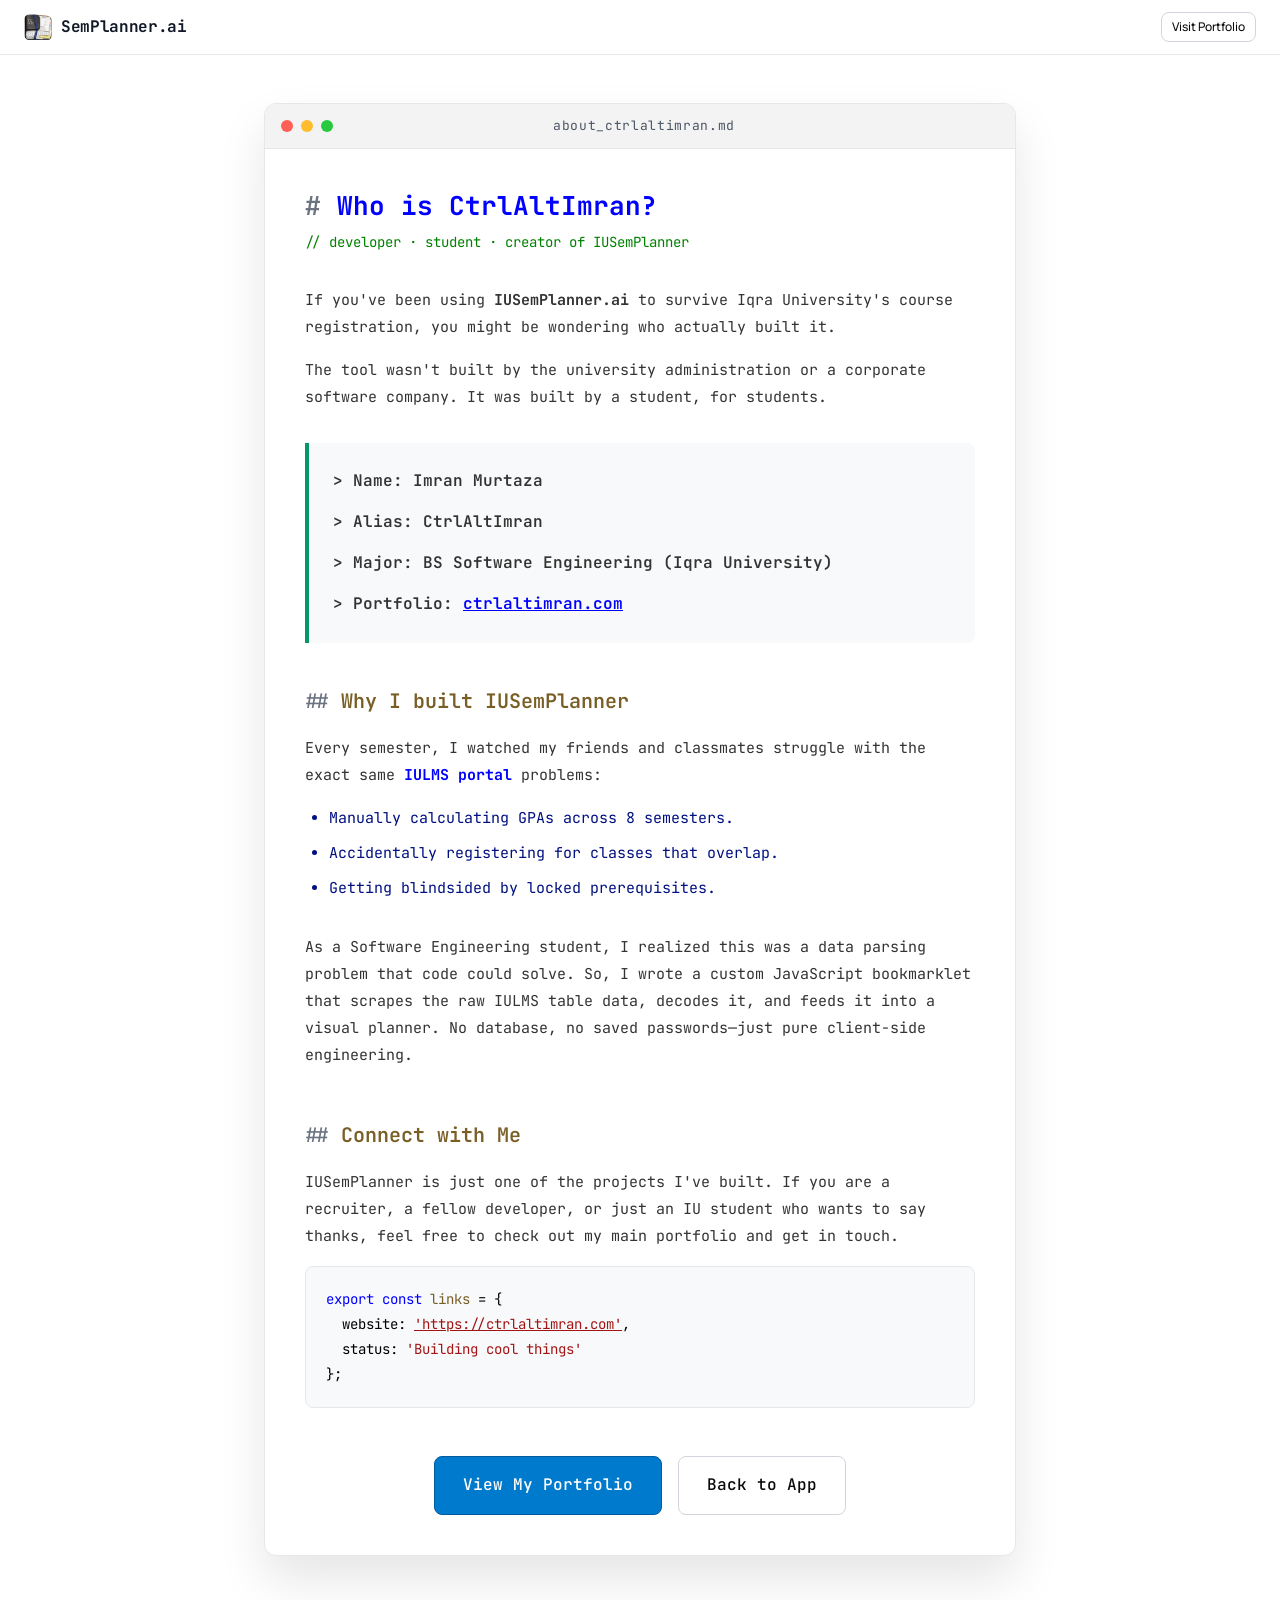
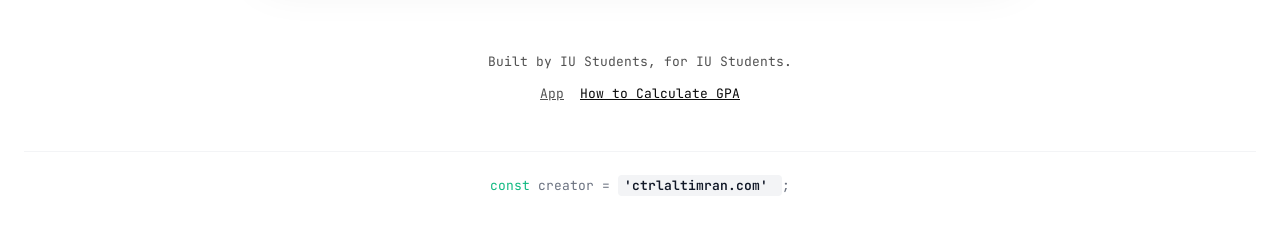
<file: guides/about-ctrlaltimran-iusemplanner.html>
<!DOCTYPE html>
<html lang="en">

<head>
    <meta charset="UTF-8">
    <meta name="viewport" content="width=device-width, initial-scale=1.0">

    <title>Who is CtrlAltImran? The Developer Behind IUSemPlanner</title>
    <meta name="description"
        content="Learn about Imran Murtaza (CtrlAltImran), the Iqra University Software Engineering student who built IUSemPlanner to fix IULMS scheduling.">

    <link rel="icon" type="image/png" href="../media/Gemini_Generated_Image_y428s1y428s1y428-Photoroom (1).png">
    <link rel="stylesheet" href="../styles.css">
    <link
        href="https://fonts.googleapis.com/css2?family=JetBrains+Mono:wght@400;500;600;700&family=Manrope:wght@400;500;600;700;800&display=swap"
        rel="stylesheet">

    <meta property="og:title" content="Who is CtrlAltImran?">
    <meta property="og:description"
        content="Meet Imran Murtaza, the developer who built IUSemPlanner to help Iqra University students manage their IULMS courses.">
    <meta property="og:type" content="profile">
</head>

<body>
    <header class="header">
        <div class="header-inner">
            <a href="../index.html" style="text-decoration: none;" class="brand">
                <img src="../media/main svg now.jpg" class="brand-logo" alt="IU">
                <span class="brand-name">SemPlanner.ai</span>
            </a>
            <div class="header-right">
                <a href="https://ctrlaltimran.com" target="_blank" class="btn btn-secondary btn-sm"
                    style="text-decoration: none;">Visit Portfolio</a>
            </div>
        </div>
    </header>

    <main class="container" style="max-width: 800px; padding-top: 48px; padding-bottom: 48px;">
        <div
            style="background-color: #ffffff; border-radius: 12px; box-shadow: 0 24px 48px rgba(0,0,0,0.1); overflow: hidden; border: 1px solid #e5e7eb;">

            <div
                style="background-color: #f3f3f3; padding: 12px 16px; display: flex; align-items: center; justify-content: space-between; border-bottom: 1px solid #e5e7eb;">
                <div style="display: flex; gap: 8px;">
                    <div style="width: 12px; height: 12px; border-radius: 50%; background-color: #ff5f56;"></div>
                    <div style="width: 12px; height: 12px; border-radius: 50%; background-color: #ffbd2e;"></div>
                    <div style="width: 12px; height: 12px; border-radius: 50%; background-color: #27c93f;"></div>
                </div>
                <div
                    style="color: #4b5563; font-family: 'JetBrains Mono', monospace; font-size: 13px; letter-spacing: 0.05em;">
                    about_ctrlaltimran.md</div>
                <div style="width: 44px;"></div>
            </div>

            <div
                style="padding: 40px; color: #333333; font-family: 'JetBrains Mono', monospace; font-size: 15px; line-height: 1.8;">
                <div style="margin-bottom: 32px;">
                    <h1
                        style="color: #0000ff; font-size: 26px; margin-bottom: 8px; font-weight: 700; line-height: 1.3;">
                        <span style="color: #6b7280;">#</span> Who is CtrlAltImran?
                    </h1>
                    <p style="color: #008000; font-size: 14px;">// developer · student · creator of IUSemPlanner
                    </p>
                </div>

                <p style="margin-bottom: 16px;">If you've been using <strong>IUSemPlanner.ai</strong> to survive Iqra
                    University's course registration, you might be wondering who actually built it.</p>

                <p style="margin-bottom: 32px;">The tool wasn't built by the university administration or a corporate
                    software company. It was built by a student, for students.</p>

                <div
                    style="background-color: #f8f9fa; border-left: 4px solid #059669; padding: 24px; border-radius: 0 8px 8px 0; margin-bottom: 40px; display: flex; flex-direction: column; gap: 12px;">
                    <div style="color: #333333; font-size: 16px; font-weight: 600;">
                        > Name: Imran Murtaza
                    </div>
                    <div style="color: #333333; font-size: 16px; font-weight: 600;">
                        > Alias: CtrlAltImran
                    </div>
                    <div style="color: #333333; font-size: 16px; font-weight: 600;">
                        > Major: BS Software Engineering (Iqra University)
                    </div>
                    <div style="color: #333333; font-size: 16px; font-weight: 600;">
                        > Portfolio: <a href="https://ctrlaltimran.com" target="_blank"
                            style="color: #0000ff; text-decoration: underline;">ctrlaltimran.com</a>
                    </div>
                </div>

                <h2 style="color: #795e26; font-size: 20px; margin-top: 40px; margin-bottom: 16px; font-weight: 600;">
                    <span style="color: #6b7280;">##</span> Why I built IUSemPlanner
                </h2>

                <p style="margin-bottom: 16px;">Every semester, I watched my friends and classmates struggle with the
                    exact same <strong style="color: #0000ff;">IULMS portal</strong> problems:</p>

                <ul style="margin-left: 24px; margin-bottom: 32px; color: #001080;">
                    <li style="margin-bottom: 8px;">Manually calculating GPAs across 8 semesters.</li>
                    <li style="margin-bottom: 8px;">Accidentally registering for classes that overlap.</li>
                    <li>Getting blindsided by locked prerequisites.</li>
                </ul>

                <p style="margin-bottom: 32px;">As a Software Engineering student, I realized this was a data parsing
                    problem that code could solve. So, I wrote a custom JavaScript bookmarklet that scrapes the raw
                    IULMS table data, decodes it, and feeds it into a visual planner. No database, no saved
                    passwords—just pure client-side engineering.</p>

                <h2 style="color: #795e26; font-size: 20px; margin-top: 48px; margin-bottom: 16px; font-weight: 600;">
                    <span style="color: #6b7280;">##</span> Connect with Me
                </h2>
                <p style="margin-bottom: 16px;">IUSemPlanner is just one of the projects I've built. If you are a
                    recruiter, a fellow developer, or just an IU student who wants to say thanks, feel free to check out
                    my main portfolio and get in touch.</p>

                <div
                    style="background-color: #f8f9fa; padding: 20px; border-radius: 8px; font-size: 14px; margin-bottom: 32px; border: 1px solid #e5e7eb; color: #000000; font-family: 'JetBrains Mono', monospace;">
                    <span style="color: #0000ff;">export const</span> <span style="color: #795e26;">links</span> = {<br>
                    &nbsp;&nbsp;website: <a href="https://ctrlaltimran.com"
                        style="color: #a31515;">'https://ctrlaltimran.com'</a>,<br>
                    &nbsp;&nbsp;status: <span style="color: #a31515;">'Building cool things'</span><br>
                    };
                </div>

                <div
                    style="text-align: center; margin-top: 48px; display: flex; gap: 16px; justify-content: center; flex-wrap: wrap;">
                    <a href="https://ctrlaltimran.com" target="_blank" class="btn btn-primary"
                        style="font-size: 16px; padding: 14px 28px; text-decoration: none; background-color: #007acc; color: #ffffff; border: 1px solid #005a9e; transition: background-color 0.2s;">View
                        My Portfolio</a>
                    <a href="../index.html" class="btn btn-secondary"
                        style="font-size: 16px; padding: 14px 28px; text-decoration: none;">Back to App</a>
                </div>
            </div>
        </div>
    </main>

    <footer
        style="text-align: center; padding: 48px 24px; color: var(--text-muted); font-size: 13px; font-family: var(--font-mono);">
        <p>Built by IU Students, for IU Students.</p>
        <div style="margin-top: 12px; display: flex; justify-content: center; gap: 16px;">
            <a href="../index.html" style="color: var(--text-muted);">App</a>
            <a href="calculate-gpa-iulms.html" style="color: var(--text);">How to Calculate GPA</a>
        </div>

        <div
            style="margin-top: 48px; padding-top: 24px; border-top: 1px solid #f3f4f6; text-align: center; font-size: 13px; font-family: 'JetBrains Mono', monospace; color: #6b7280;">
            <span style="color: #10b981;">const</span> creator <span style="color: #6b7280;">=</span>
            <a href="https://ctrlaltimran.com" target="_blank"
                style="color: #111827; text-decoration: none; font-weight: 600; padding: 2px 6px; background-color: #f3f4f6; border-radius: 4px; transition: background-color 0.2s;">
                'ctrlaltimran.com'
            </a>;
        </div>
    </footer>
</body>

</html>
</file>
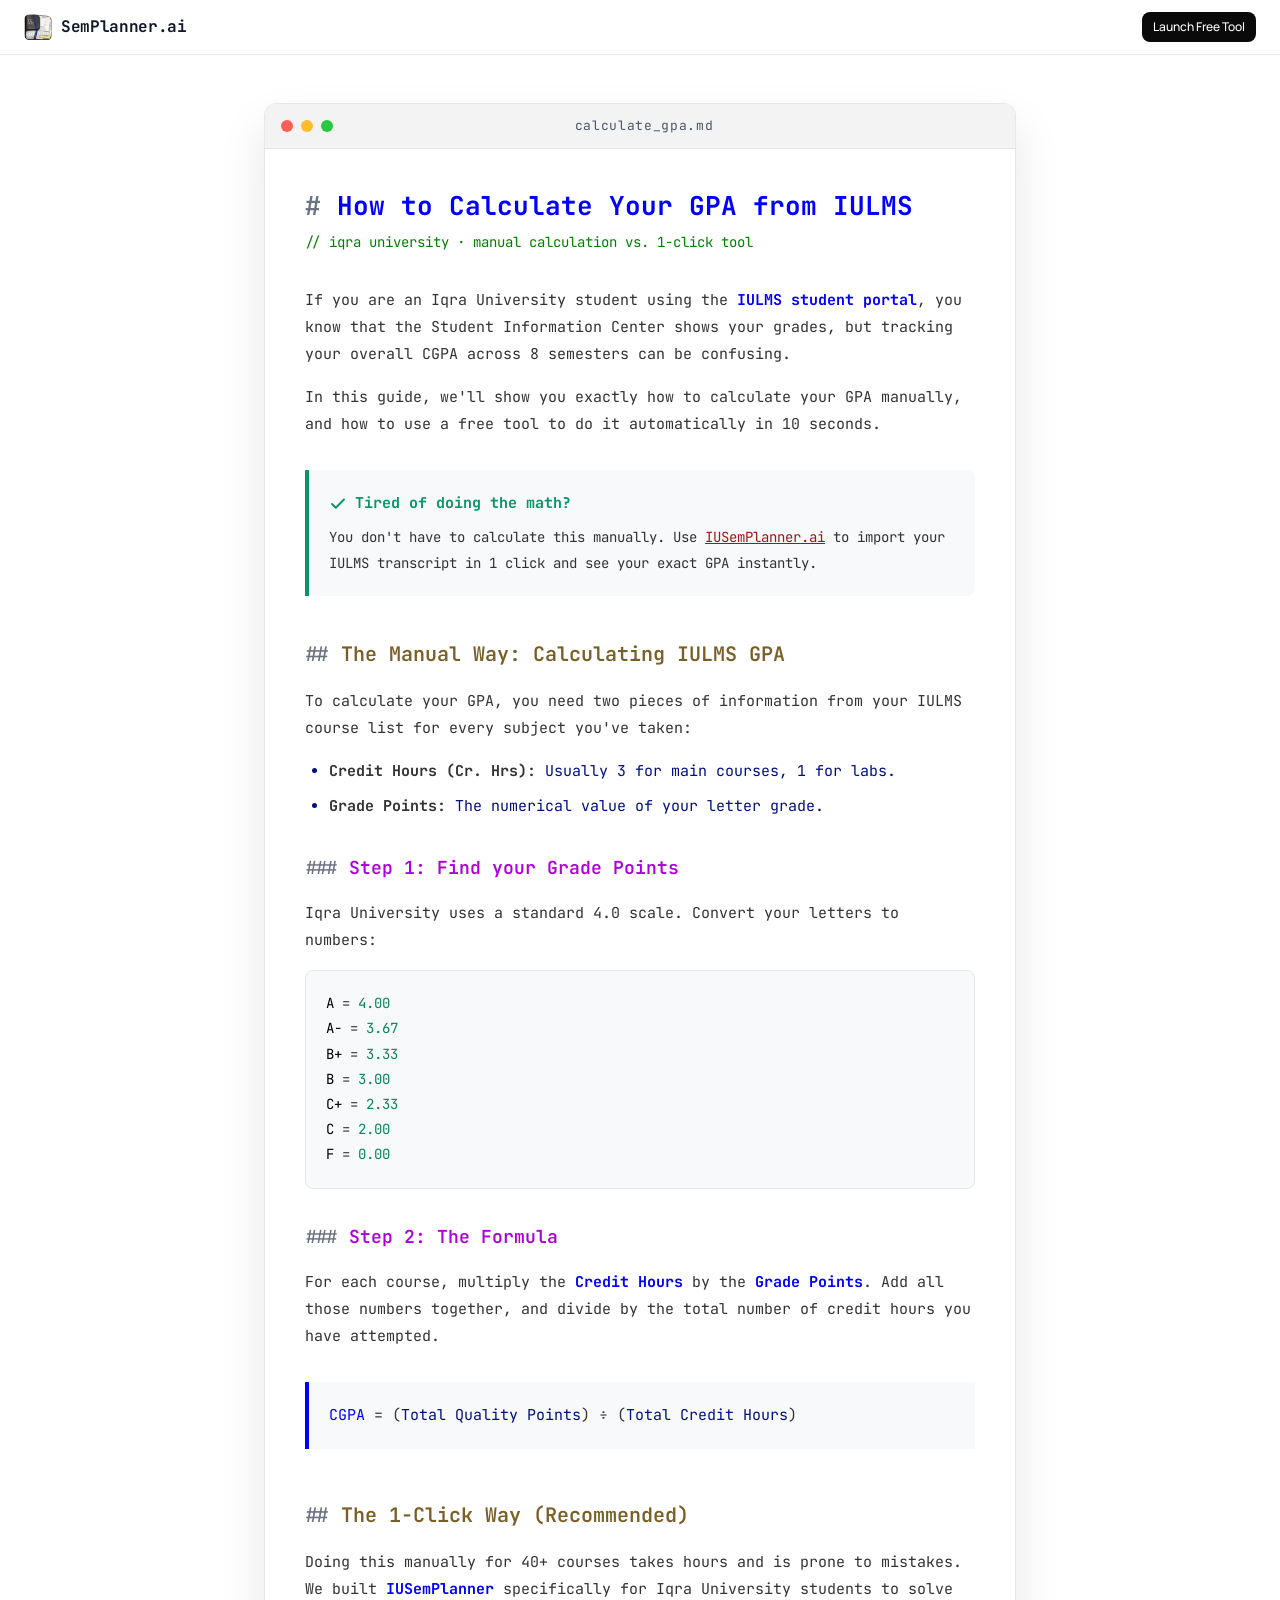
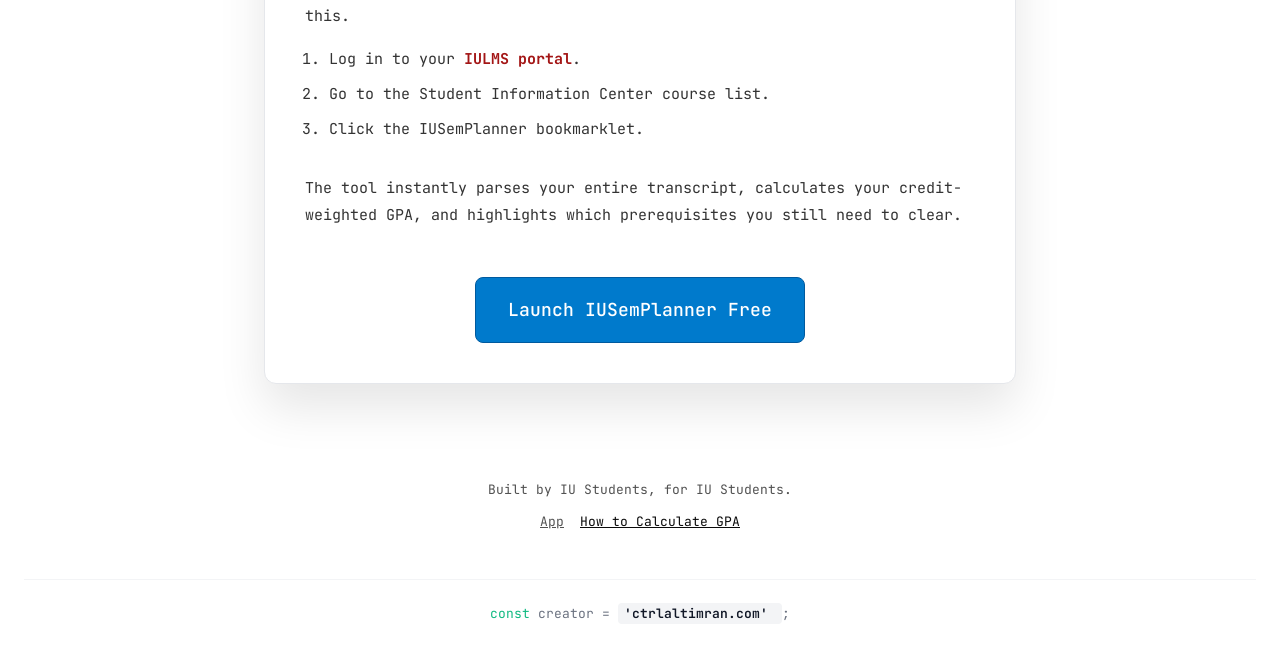
<file: guides/calculate-gpa-iulms.html>
<!DOCTYPE html>
<html lang="en">

<head>
    <meta charset="UTF-8">
    <meta name="viewport" content="width=device-width, initial-scale=1.0">

    <title>How to Calculate GPA from IULMS (Iqra University) | IUSemPlanner</title>
    <meta name="description"
        content="Learn how to manually calculate your CGPA from the IULMS student portal, or use our free 1-click tool to auto-calculate your Iqra University GPA instantly.">

    <link rel="icon" type="image/png" href="../media/Gemini_Generated_Image_y428s1y428s1y428-Photoroom (1).png">
    <link rel="stylesheet" href="../styles.css">
    <link
        href="https://fonts.googleapis.com/css2?family=JetBrains+Mono:wght@400;500;600;700&family=Manrope:wght@400;500;600;700;800&display=swap"
        rel="stylesheet">
    <meta property="og:title" content="How to Calculate GPA from IULMS">
    <meta property="og:description"
        content="Learn how to manually calculate your CGPA, or use our free 1-click tool to auto-calculate your Iqra University GPA instantly.">
    <meta property="og:type" content="article">
</head>

<body>
    <header class="header">
        <div class="header-inner">
            <a href="../index.html" style="text-decoration: none;" class="brand">
                <img src="../media/main svg now.jpg" class="brand-logo" alt="IU">
                <span class="brand-name">SemPlanner.ai</span>
            </a>
            <div class="header-right">
                <a href="../index.html" class="btn btn-primary btn-sm" style="text-decoration: none;">Launch Free
                    Tool</a>
            </div>
        </div>
    </header>

    <main class="container" style="max-width: 800px; padding-top: 48px; padding-bottom: 48px;">
        <div
            style="background-color: #ffffff; border-radius: 12px; box-shadow: 0 24px 48px rgba(0,0,0,0.1); overflow: hidden; border: 1px solid #e5e7eb;">
            <!-- IDE Header -->
            <div
                style="background-color: #f3f3f3; padding: 12px 16px; display: flex; align-items: center; justify-content: space-between; border-bottom: 1px solid #e5e7eb;">
                <div style="display: flex; gap: 8px;">
                    <div style="width: 12px; height: 12px; border-radius: 50%; background-color: #ff5f56;"></div>
                    <div style="width: 12px; height: 12px; border-radius: 50%; background-color: #ffbd2e;"></div>
                    <div style="width: 12px; height: 12px; border-radius: 50%; background-color: #27c93f;"></div>
                </div>
                <div
                    style="color: #4b5563; font-family: 'JetBrains Mono', monospace; font-size: 13px; letter-spacing: 0.05em;">
                    calculate_gpa.md</div>
                <div style="width: 44px;"></div> <!-- Spacer for centering -->
            </div>

            <!-- IDE Content -->
            <div
                style="padding: 40px; color: #333333; font-family: 'JetBrains Mono', monospace; font-size: 15px; line-height: 1.8;">
                <div style="margin-bottom: 32px;">
                    <h1
                        style="color: #0000ff; font-size: 26px; margin-bottom: 8px; font-weight: 700; line-height: 1.3;">
                        <span style="color: #6b7280;">#</span> How to Calculate Your GPA from IULMS
                    </h1>
                    <p style="color: #008000; font-size: 14px;">// iqra university · manual calculation vs. 1-click tool
                    </p>
                </div>

                <p style="margin-bottom: 16px;">If you are an Iqra University student using the <strong
                        style="color: #0000ff;">IULMS student portal</strong>, you know that the
                    Student Information Center shows your grades, but tracking your overall CGPA across 8 semesters can
                    be
                    confusing. </p>

                <p style="margin-bottom: 32px;">In this guide, we'll show you exactly how to calculate your GPA
                    manually, and how to use a free tool to
                    do it automatically in 10 seconds.</p>

                <!-- Alert block converted to code-like terminal output -->
                <div
                    style="background-color: #f8f9fa; border-left: 4px solid #059669; padding: 20px; border-radius: 0 8px 8px 0; margin-bottom: 40px;">
                    <div
                        style="color: #059669; font-weight: bold; margin-bottom: 8px; display: flex; align-items: center; gap: 8px;">
                        <svg viewBox="0 0 24 24" width="18" height="18" fill="none" stroke="currentColor"
                            stroke-width="2.5" stroke-linecap="round" stroke-linejoin="round">
                            <polyline points="20 6 9 17 4 12" />
                        </svg>
                        Tired of doing the math?
                    </div>
                    <div style="color: #333333; font-size: 14px;">
                        You don't have to calculate this manually. Use <a href="../index.html"
                            style="color: #a31515; text-decoration: underline;">IUSemPlanner.ai</a> to import your
                        IULMS transcript in 1 click and see your exact GPA instantly.
                    </div>
                </div>

                <h2 style="color: #795e26; font-size: 20px; margin-top: 40px; margin-bottom: 16px; font-weight: 600;">
                    <span style="color: #6b7280;">##</span> The Manual Way: Calculating IULMS GPA
                </h2>

                <p style="margin-bottom: 16px;">To calculate your GPA, you need two pieces of information from your
                    IULMS course list for every subject
                    you've taken:</p>

                <ul style="margin-left: 24px; margin-bottom: 32px; color: #001080;">
                    <li style="margin-bottom: 8px;"><strong style="color: #333333;">Credit Hours (Cr. Hrs):</strong>
                        Usually 3 for main courses, 1 for labs.</li>
                    <li><strong style="color: #333333;">Grade Points:</strong> The numerical value of your letter grade.
                    </li>
                </ul>

                <h3 style="color: #af00db; font-size: 18px; margin-top: 32px; margin-bottom: 16px; font-weight: 600;">
                    <span style="color: #6b7280;">###</span> Step 1: Find your Grade Points
                </h3>
                <p style="margin-bottom: 16px;">Iqra University uses a standard 4.0 scale. Convert your letters to
                    numbers:</p>

                <div
                    style="background-color: #f8f9fa; padding: 20px; border-radius: 8px; font-size: 14px; margin-bottom: 32px; border: 1px solid #e5e7eb; color: #000000; font-family: 'JetBrains Mono', monospace;">
                    A <span style="color: #333333;">=</span> <span style="color: #098658;">4.00</span><br>
                    A- <span style="color: #333333;">=</span> <span style="color: #098658;">3.67</span><br>
                    B+ <span style="color: #333333;">=</span> <span style="color: #098658;">3.33</span><br>
                    B <span style="color: #333333;">=</span> <span style="color: #098658;">3.00</span><br>
                    C+ <span style="color: #333333;">=</span> <span style="color: #098658;">2.33</span><br>
                    C <span style="color: #333333;">=</span> <span style="color: #098658;">2.00</span><br>
                    F <span style="color: #333333;">=</span> <span style="color: #098658;">0.00</span>
                </div>

                <h3 style="color: #af00db; font-size: 18px; margin-top: 32px; margin-bottom: 16px; font-weight: 600;">
                    <span style="color: #6b7280;">###</span> Step 2: The Formula
                </h3>
                <p style="margin-bottom: 16px;">For each course, multiply the <strong style="color: #0000ff;">Credit
                        Hours</strong> by the <strong style="color: #0000ff;">Grade Points</strong>. Add all
                    those numbers together, and divide by the total number of credit hours you have attempted.</p>

                <p
                    style="background-color: #f8f9fa; padding: 20px; border-left: 4px solid #0000ff; margin: 32px 0; color: #333333;">
                    <span style="color: #0000ff;">CGPA</span> = (<span style="color: #001080;">Total Quality
                        Points</span>) ÷ (<span style="color: #001080;">Total Credit Hours</span>)
                </p>

                <h2 style="color: #795e26; font-size: 20px; margin-top: 48px; margin-bottom: 16px; font-weight: 600;">
                    <span style="color: #6b7280;">##</span> The 1-Click Way (Recommended)
                </h2>
                <p style="margin-bottom: 16px;">Doing this manually for 40+ courses takes hours and is prone to
                    mistakes. We built
                    <strong style="color: #0000ff;">IUSemPlanner</strong> specifically for Iqra University students to
                    solve this.
                </p>

                <ol style="margin-left: 24px; margin-bottom: 32px; color: #333333;">
                    <li style="margin-bottom: 8px;">Log in to your <strong style="color: #a31515;">IULMS
                            portal</strong>.</li>
                    <li style="margin-bottom: 8px;">Go to the Student Information Center course list.</li>
                    <li>Click the IUSemPlanner bookmarklet.</li>
                </ol>

                <p style="margin-bottom: 32px;">The tool instantly parses your entire transcript, calculates your
                    credit-weighted GPA, and highlights
                    which prerequisites you still need to clear.</p>

                <div style="text-align: center; margin-top: 48px;">
                    <a href="../index.html" class="btn btn-primary"
                        style="font-size: 18px; padding: 16px 32px; text-decoration: none; background-color: #007acc; color: #ffffff; border: 1px solid #005a9e; transition: background-color 0.2s;">Launch
                        IUSemPlanner Free</a>
                </div>
            </div>
        </div>
    </main>

    <footer
        style="text-align: center; padding: 48px 24px; color: var(--text-muted); font-size: 13px; font-family: var(--font-mono);">
        <p>Built by IU Students, for IU Students.</p>
        <div style="margin-top: 12px; display: flex; justify-content: center; gap: 16px;">
            <a href="../index.html" style="color: var(--text-muted);">App</a>
            <a href="calculate-gpa-iulms.html" style="color: var(--text);">How to Calculate GPA</a>
        </div>

        <div
            style="margin-top: 48px; padding-top: 24px; border-top: 1px solid #f3f4f6; text-align: center; font-size: 13px; font-family: 'JetBrains Mono', monospace; color: #6b7280;">
            <span style="color: #10b981;">const</span> creator <span style="color: #6b7280;">=</span>
            <a href="https://ctrlaltimran.com" target="_blank"
                style="color: #111827; text-decoration: none; font-weight: 600; padding: 2px 6px; background-color: #f3f4f6; border-radius: 4px; transition: background-color 0.2s;">
                'ctrlaltimran.com'
            </a>;
        </div>
    </footer>
</body>

</html>
</file>
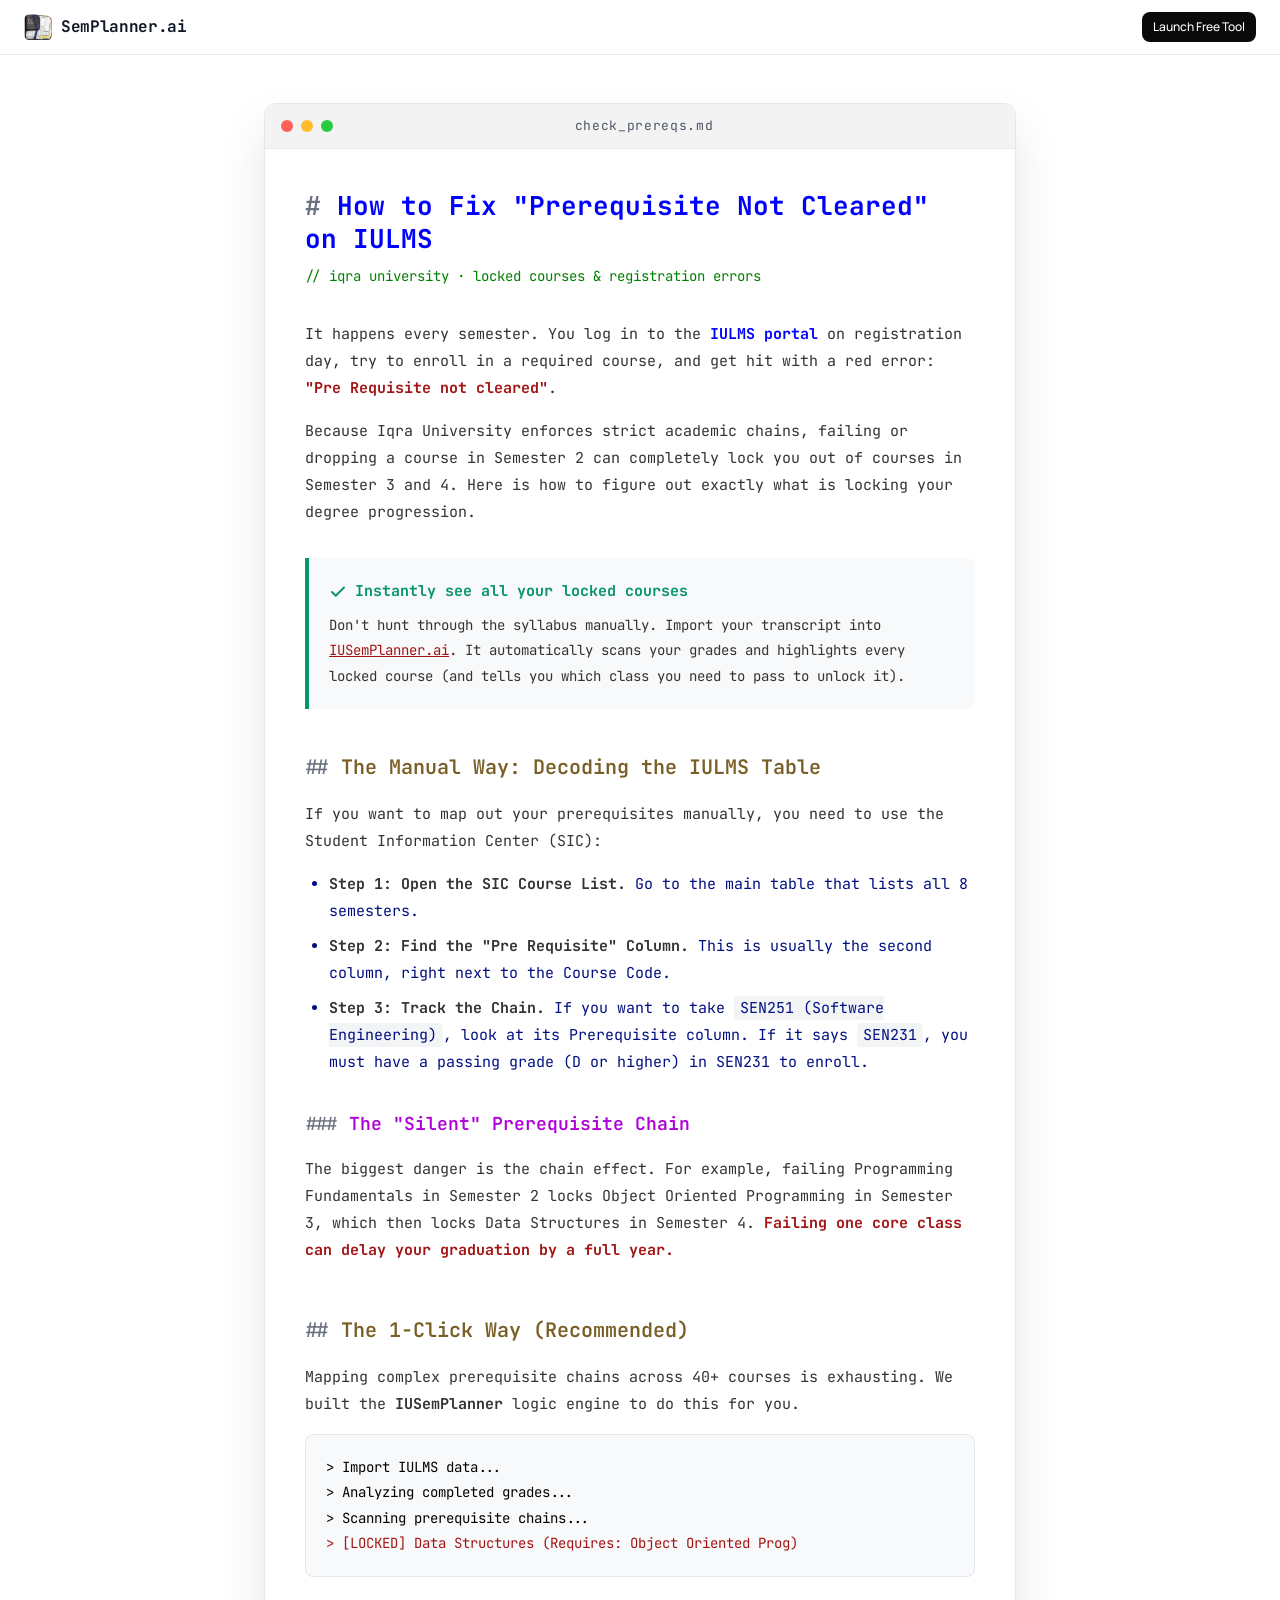
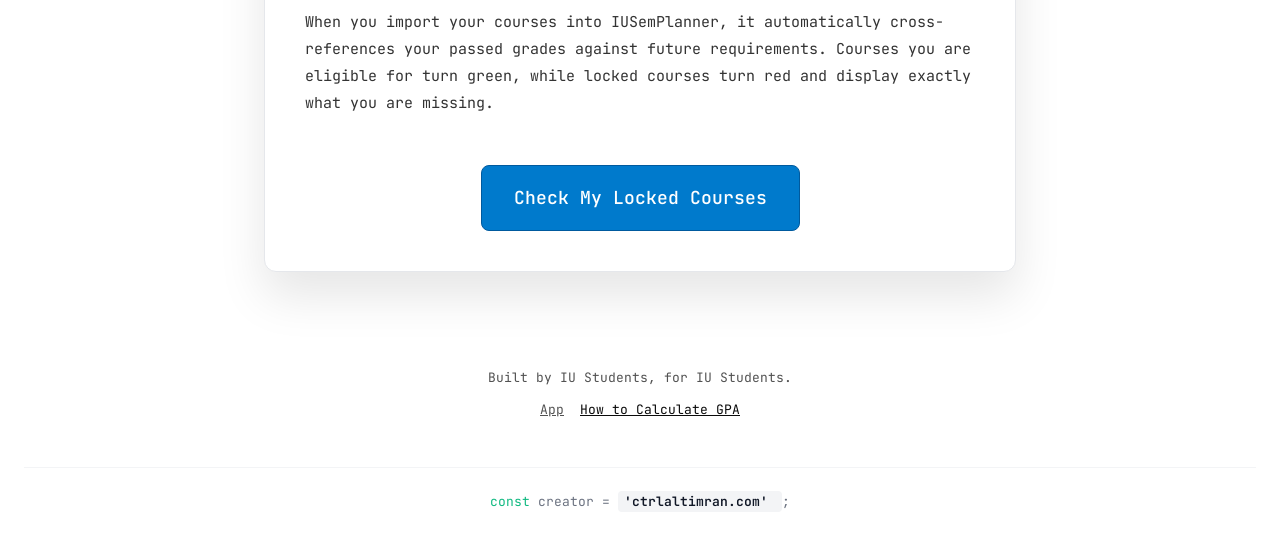
<file: guides/check-prerequisites-iulms.html>
<!DOCTYPE html>
<html lang="en">

<head>
    <meta charset="UTF-8">
    <meta name="viewport" content="width=device-width, initial-scale=1.0">

    <title>How to Check Prerequisites & Locked Courses on IULMS | IUSemPlanner</title>
    <meta name="description"
        content="Fix the 'Prerequisite not cleared' error on IULMS. Learn how to manually check Iqra University course prerequisites or use our free tool to track them automatically.">

    <link rel="icon" type="image/png" href="../media/Gemini_Generated_Image_y428s1y428s1y428-Photoroom (1).png">
    <link rel="stylesheet" href="../styles.css">
    <link
        href="https://fonts.googleapis.com/css2?family=JetBrains+Mono:wght@400;500;600;700&family=Manrope:wght@400;500;600;700;800&display=swap"
        rel="stylesheet">

    <meta property="og:title" content="How to Check Prerequisites on IULMS">
    <meta property="og:description"
        content="Fix the 'Prerequisite not cleared' error. Learn how to manually check Iqra University course prerequisites, or use our free tool to track them automatically.">
    <meta property="og:type" content="article">
</head>

<body>
    <header class="header">
        <div class="header-inner">
            <a href="../index.html" style="text-decoration: none;" class="brand">
                <img src="../media/main svg now.jpg" class="brand-logo" alt="IU">
                <span class="brand-name">SemPlanner.ai</span>
            </a>
            <div class="header-right">
                <a href="../index.html" class="btn btn-primary btn-sm" style="text-decoration: none;">Launch Free
                    Tool</a>
            </div>
        </div>
    </header>

    <main class="container" style="max-width: 800px; padding-top: 48px; padding-bottom: 48px;">
        <div
            style="background-color: #ffffff; border-radius: 12px; box-shadow: 0 24px 48px rgba(0,0,0,0.1); overflow: hidden; border: 1px solid #e5e7eb;">

            <div
                style="background-color: #f3f3f3; padding: 12px 16px; display: flex; align-items: center; justify-content: space-between; border-bottom: 1px solid #e5e7eb;">
                <div style="display: flex; gap: 8px;">
                    <div style="width: 12px; height: 12px; border-radius: 50%; background-color: #ff5f56;"></div>
                    <div style="width: 12px; height: 12px; border-radius: 50%; background-color: #ffbd2e;"></div>
                    <div style="width: 12px; height: 12px; border-radius: 50%; background-color: #27c93f;"></div>
                </div>
                <div
                    style="color: #4b5563; font-family: 'JetBrains Mono', monospace; font-size: 13px; letter-spacing: 0.05em;">
                    check_prereqs.md</div>
                <div style="width: 44px;"></div>
            </div>

            <div
                style="padding: 40px; color: #333333; font-family: 'JetBrains Mono', monospace; font-size: 15px; line-height: 1.8;">
                <div style="margin-bottom: 32px;">
                    <h1
                        style="color: #0000ff; font-size: 26px; margin-bottom: 8px; font-weight: 700; line-height: 1.3;">
                        <span style="color: #6b7280;">#</span> How to Fix "Prerequisite Not Cleared" on IULMS
                    </h1>
                    <p style="color: #008000; font-size: 14px;">// iqra university · locked courses & registration
                        errors
                    </p>
                </div>

                <p style="margin-bottom: 16px;">It happens every semester. You log in to the <strong
                        style="color: #0000ff;">IULMS portal</strong> on registration day, try to enroll in a required
                    course, and get hit with a red error: <strong style="color: #a31515;">"Pre Requisite not
                        cleared"</strong>.</p>

                <p style="margin-bottom: 32px;">Because Iqra University enforces strict academic chains, failing or
                    dropping a course in Semester 2 can completely lock you out of courses in Semester 3 and 4. Here is
                    how to figure out exactly what is locking your degree progression.</p>

                <div
                    style="background-color: #f8f9fa; border-left: 4px solid #059669; padding: 20px; border-radius: 0 8px 8px 0; margin-bottom: 40px;">
                    <div
                        style="color: #059669; font-weight: bold; margin-bottom: 8px; display: flex; align-items: center; gap: 8px;">
                        <svg viewBox="0 0 24 24" width="18" height="18" fill="none" stroke="currentColor"
                            stroke-width="2.5" stroke-linecap="round" stroke-linejoin="round">
                            <polyline points="20 6 9 17 4 12" />
                        </svg>
                        Instantly see all your locked courses
                    </div>
                    <div style="color: #333333; font-size: 14px;">
                        Don't hunt through the syllabus manually. Import your transcript into <a href="../index.html"
                            style="color: #a31515; text-decoration: underline;">IUSemPlanner.ai</a>. It automatically
                        scans your grades and highlights every locked course (and tells you which class you need to pass
                        to unlock it).
                    </div>
                </div>

                <h2 style="color: #795e26; font-size: 20px; margin-top: 40px; margin-bottom: 16px; font-weight: 600;">
                    <span style="color: #6b7280;">##</span> The Manual Way: Decoding the IULMS Table
                </h2>

                <p style="margin-bottom: 16px;">If you want to map out your prerequisites manually, you need to use the
                    Student Information Center (SIC):</p>

                <ul style="margin-left: 24px; margin-bottom: 32px; color: #001080;">
                    <li style="margin-bottom: 8px;"><strong style="color: #333333;">Step 1: Open the SIC Course
                            List.</strong> Go to the main table that lists all 8 semesters.</li>
                    <li style="margin-bottom: 8px;"><strong style="color: #333333;">Step 2: Find the "Pre Requisite"
                            Column.</strong> This is usually the second column, right next to the Course Code.</li>
                    <li><strong style="color: #333333;">Step 3: Track the Chain.</strong> If you want to take <span
                            style="font-family: 'JetBrains Mono', monospace; background: #f3f4f6; padding: 2px 6px; border-radius: 4px;">SEN251
                            (Software Engineering)</span>, look at its Prerequisite column. If it says <span
                            style="font-family: 'JetBrains Mono', monospace; background: #f3f4f6; padding: 2px 6px; border-radius: 4px;">SEN231</span>,
                        you must have a passing grade (D or higher) in SEN231 to enroll.</li>
                </ul>

                <h3 style="color: #af00db; font-size: 18px; margin-top: 32px; margin-bottom: 16px; font-weight: 600;">
                    <span style="color: #6b7280;">###</span> The "Silent" Prerequisite Chain
                </h3>
                <p style="margin-bottom: 32px;">The biggest danger is the chain effect. For example, failing Programming
                    Fundamentals in Semester 2 locks Object Oriented Programming in Semester 3, which then locks Data
                    Structures in Semester 4. <strong style="color: #a31515;">Failing one core class can delay your
                        graduation by a full year.</strong></p>

                <h2 style="color: #795e26; font-size: 20px; margin-top: 48px; margin-bottom: 16px; font-weight: 600;">
                    <span style="color: #6b7280;">##</span> The 1-Click Way (Recommended)
                </h2>
                <p style="margin-bottom: 16px;">Mapping complex prerequisite chains across 40+ courses is exhausting. We
                    built the <strong>IUSemPlanner</strong> logic engine to do this for you.</p>

                <div
                    style="background-color: #f8f9fa; padding: 20px; border-radius: 8px; font-size: 14px; margin-bottom: 32px; border: 1px solid #e5e7eb; color: #000000; font-family: 'JetBrains Mono', monospace;">
                    > Import IULMS data... <br>
                    > Analyzing completed grades... <br>
                    > Scanning prerequisite chains... <br>
                    <span style="color: #a31515;">> [LOCKED] Data Structures (Requires: Object Oriented Prog)</span>
                </div>

                <p style="margin-bottom: 32px;">When you import your courses into IUSemPlanner, it automatically
                    cross-references your passed grades against future requirements. Courses you are eligible for turn
                    green, while locked courses turn red and display exactly what you are missing.</p>

                <div style="text-align: center; margin-top: 48px;">
                    <a href="../index.html" class="btn btn-primary"
                        style="font-size: 18px; padding: 16px 32px; text-decoration: none; background-color: #007acc; color: #ffffff; border: 1px solid #005a9e; transition: background-color 0.2s;">Check
                        My Locked Courses</a>
                </div>
            </div>
        </div>
    </main>

    <footer
        style="text-align: center; padding: 48px 24px; color: var(--text-muted); font-size: 13px; font-family: var(--font-mono);">
        <p>Built by IU Students, for IU Students.</p>
        <div style="margin-top: 12px; display: flex; justify-content: center; gap: 16px;">
            <a href="../index.html" style="color: var(--text-muted);">App</a>
            <a href="calculate-gpa-iulms.html" style="color: var(--text);">How to Calculate GPA</a>
        </div>

        <div
            style="margin-top: 48px; padding-top: 24px; border-top: 1px solid #f3f4f6; text-align: center; font-size: 13px; font-family: 'JetBrains Mono', monospace; color: #6b7280;">
            <span style="color: #10b981;">const</span> creator <span style="color: #6b7280;">=</span>
            <a href="https://ctrlaltimran.com" target="_blank"
                style="color: #111827; text-decoration: none; font-weight: 600; padding: 2px 6px; background-color: #f3f4f6; border-radius: 4px; transition: background-color 0.2s;">
                'ctrlaltimran.com'
            </a>;
        </div>
    </footer>
</body>

</html>
</file>
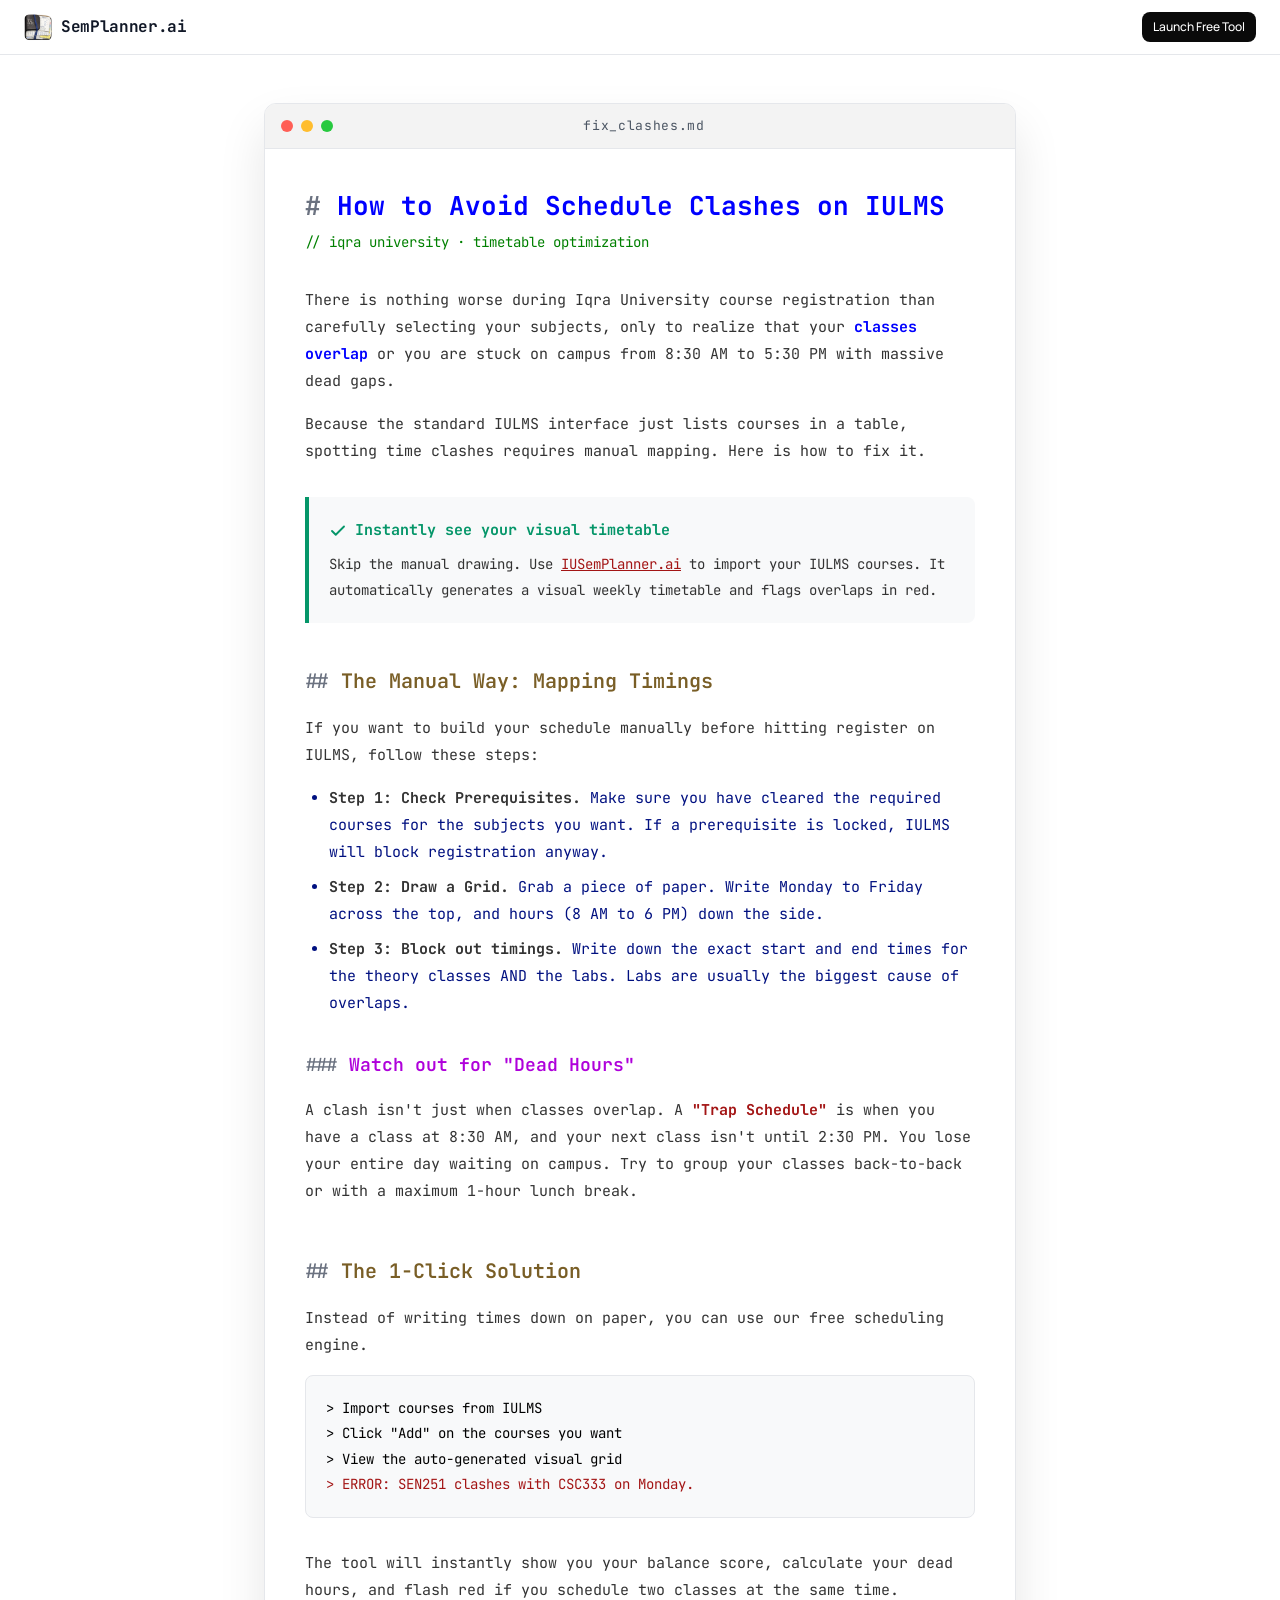
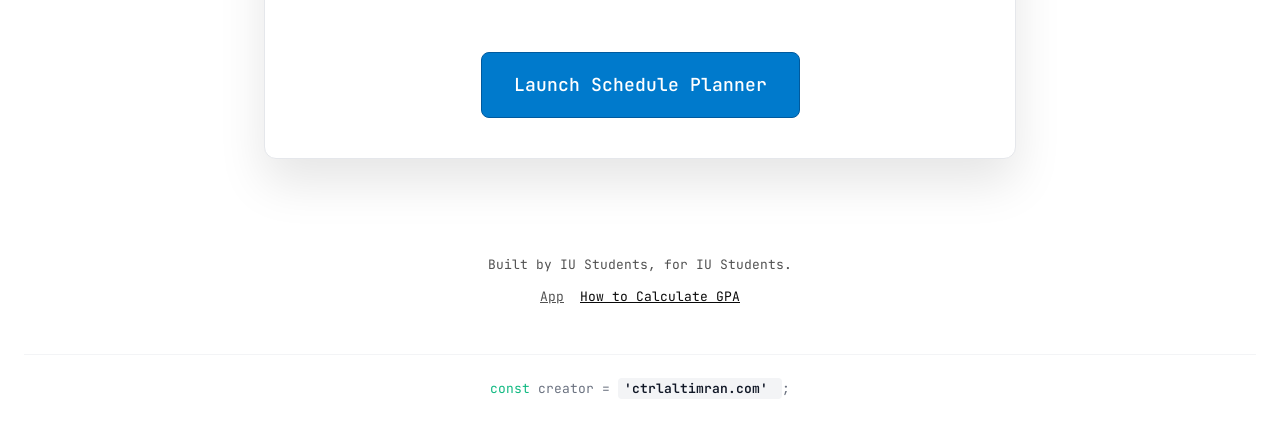
<file: guides/fix-schedule-clash-iulms.html>
<!DOCTYPE html>
<html lang="en">

<head>
    <meta charset="UTF-8">
    <meta name="viewport" content="width=device-width, initial-scale=1.0">

    <title>How to Fix Schedule Clashes on IULMS | IUSemPlanner</title>
    <meta name="description"
        content="Learn how to manually map out your Iqra University timetable to avoid clashes, or use our free tool to automatically detect IULMS schedule conflicts.">

    <link rel="icon" type="image/png" href="../media/Gemini_Generated_Image_y428s1y428s1y428-Photoroom (1).png">
    <link rel="stylesheet" href="../styles.css">
    <link
        href="https://fonts.googleapis.com/css2?family=JetBrains+Mono:wght@400;500;600;700&family=Manrope:wght@400;500;600;700;800&display=swap"
        rel="stylesheet">

    <meta property="og:title" content="How to Fix Schedule Clashes on IULMS">
    <meta property="og:description"
        content="Learn how to manually map out your Iqra University timetable, or use our free tool to automatically detect IULMS schedule conflicts before registration.">
    <meta property="og:type" content="article">
</head>

<body>
    <header class="header">
        <div class="header-inner">
            <a href="../index.html" style="text-decoration: none;" class="brand">
                <img src="../media/main svg now.jpg" class="brand-logo" alt="IU">
                <span class="brand-name">SemPlanner.ai</span>
            </a>
            <div class="header-right">
                <a href="../index.html" class="btn btn-primary btn-sm" style="text-decoration: none;">Launch Free
                    Tool</a>
            </div>
        </div>
    </header>

    <main class="container" style="max-width: 800px; padding-top: 48px; padding-bottom: 48px;">
        <div
            style="background-color: #ffffff; border-radius: 12px; box-shadow: 0 24px 48px rgba(0,0,0,0.1); overflow: hidden; border: 1px solid #e5e7eb;">

            <div
                style="background-color: #f3f3f3; padding: 12px 16px; display: flex; align-items: center; justify-content: space-between; border-bottom: 1px solid #e5e7eb;">
                <div style="display: flex; gap: 8px;">
                    <div style="width: 12px; height: 12px; border-radius: 50%; background-color: #ff5f56;"></div>
                    <div style="width: 12px; height: 12px; border-radius: 50%; background-color: #ffbd2e;"></div>
                    <div style="width: 12px; height: 12px; border-radius: 50%; background-color: #27c93f;"></div>
                </div>
                <div
                    style="color: #4b5563; font-family: 'JetBrains Mono', monospace; font-size: 13px; letter-spacing: 0.05em;">
                    fix_clashes.md</div>
                <div style="width: 44px;"></div>
            </div>

            <div
                style="padding: 40px; color: #333333; font-family: 'JetBrains Mono', monospace; font-size: 15px; line-height: 1.8;">
                <div style="margin-bottom: 32px;">
                    <h1
                        style="color: #0000ff; font-size: 26px; margin-bottom: 8px; font-weight: 700; line-height: 1.3;">
                        <span style="color: #6b7280;">#</span> How to Avoid Schedule Clashes on IULMS
                    </h1>
                    <p style="color: #008000; font-size: 14px;">// iqra university · timetable optimization
                    </p>
                </div>

                <p style="margin-bottom: 16px;">There is nothing worse during Iqra University course registration than
                    carefully selecting your subjects, only to realize that your <strong style="color: #0000ff;">classes
                        overlap</strong> or you are stuck on campus from 8:30 AM to 5:30 PM with massive dead gaps.</p>

                <p style="margin-bottom: 32px;">Because the standard IULMS interface just lists courses in a table,
                    spotting time clashes requires manual mapping. Here is how to fix it.</p>

                <div
                    style="background-color: #f8f9fa; border-left: 4px solid #059669; padding: 20px; border-radius: 0 8px 8px 0; margin-bottom: 40px;">
                    <div
                        style="color: #059669; font-weight: bold; margin-bottom: 8px; display: flex; align-items: center; gap: 8px;">
                        <svg viewBox="0 0 24 24" width="18" height="18" fill="none" stroke="currentColor"
                            stroke-width="2.5" stroke-linecap="round" stroke-linejoin="round">
                            <polyline points="20 6 9 17 4 12" />
                        </svg>
                        Instantly see your visual timetable
                    </div>
                    <div style="color: #333333; font-size: 14px;">
                        Skip the manual drawing. Use <a href="../index.html"
                            style="color: #a31515; text-decoration: underline;">IUSemPlanner.ai</a> to import your IULMS
                        courses. It automatically generates a visual weekly timetable and flags overlaps in red.
                    </div>
                </div>

                <h2 style="color: #795e26; font-size: 20px; margin-top: 40px; margin-bottom: 16px; font-weight: 600;">
                    <span style="color: #6b7280;">##</span> The Manual Way: Mapping Timings
                </h2>

                <p style="margin-bottom: 16px;">If you want to build your schedule manually before hitting register on
                    IULMS, follow these steps:</p>

                <ul style="margin-left: 24px; margin-bottom: 32px; color: #001080;">
                    <li style="margin-bottom: 8px;"><strong style="color: #333333;">Step 1: Check
                            Prerequisites.</strong> Make sure you have cleared the required courses for the subjects you
                        want. If a prerequisite is locked, IULMS will block registration anyway.</li>
                    <li style="margin-bottom: 8px;"><strong style="color: #333333;">Step 2: Draw a Grid.</strong> Grab a
                        piece of paper. Write Monday to Friday across the top, and hours (8 AM to 6 PM) down the side.
                    </li>
                    <li><strong style="color: #333333;">Step 3: Block out timings.</strong> Write down the exact start
                        and end times for the theory classes AND the labs. Labs are usually the biggest cause of
                        overlaps.</li>
                </ul>

                <h3 style="color: #af00db; font-size: 18px; margin-top: 32px; margin-bottom: 16px; font-weight: 600;">
                    <span style="color: #6b7280;">###</span> Watch out for "Dead Hours"
                </h3>
                <p style="margin-bottom: 32px;">A clash isn't just when classes overlap. A <strong
                        style="color: #a31515;">"Trap Schedule"</strong> is when you have a class at 8:30 AM, and your
                    next class isn't until 2:30 PM. You lose your entire day waiting on campus. Try to group your
                    classes back-to-back or with a maximum 1-hour lunch break.</p>

                <h2 style="color: #795e26; font-size: 20px; margin-top: 48px; margin-bottom: 16px; font-weight: 600;">
                    <span style="color: #6b7280;">##</span> The 1-Click Solution
                </h2>
                <p style="margin-bottom: 16px;">Instead of writing times down on paper, you can use our free scheduling
                    engine.</p>

                <div
                    style="background-color: #f8f9fa; padding: 20px; border-radius: 8px; font-size: 14px; margin-bottom: 32px; border: 1px solid #e5e7eb; color: #000000; font-family: 'JetBrains Mono', monospace;">
                    > Import courses from IULMS <br>
                    > Click "Add" on the courses you want <br>
                    > View the auto-generated visual grid <br>
                    <span style="color: #a31515;">> ERROR: SEN251 clashes with CSC333 on Monday.</span>
                </div>

                <p style="margin-bottom: 32px;">The tool will instantly show you your balance score, calculate your dead
                    hours, and flash red if you schedule two classes at the same time.</p>

                <div style="text-align: center; margin-top: 48px;">
                    <a href="../index.html" class="btn btn-primary"
                        style="font-size: 18px; padding: 16px 32px; text-decoration: none; background-color: #007acc; color: #ffffff; border: 1px solid #005a9e; transition: background-color 0.2s;">Launch
                        Schedule Planner</a>
                </div>
            </div>
        </div>
    </main>

    <footer
        style="text-align: center; padding: 48px 24px; color: var(--text-muted); font-size: 13px; font-family: var(--font-mono);">
        <p>Built by IU Students, for IU Students.</p>
        <div style="margin-top: 12px; display: flex; justify-content: center; gap: 16px;">
            <a href="../index.html" style="color: var(--text-muted);">App</a>
            <a href="calculate-gpa-iulms.html" style="color: var(--text);">How to Calculate GPA</a>
        </div>

        <div
            style="margin-top: 48px; padding-top: 24px; border-top: 1px solid #f3f4f6; text-align: center; font-size: 13px; font-family: 'JetBrains Mono', monospace; color: #6b7280;">
            <span style="color: #10b981;">const</span> creator <span style="color: #6b7280;">=</span>
            <a href="https://ctrlaltimran.com" target="_blank"
                style="color: #111827; text-decoration: none; font-weight: 600; padding: 2px 6px; background-color: #f3f4f6; border-radius: 4px; transition: background-color 0.2s;">
                'ctrlaltimran.com'
            </a>;
        </div>
    </footer>
</body>

</html>
</file>
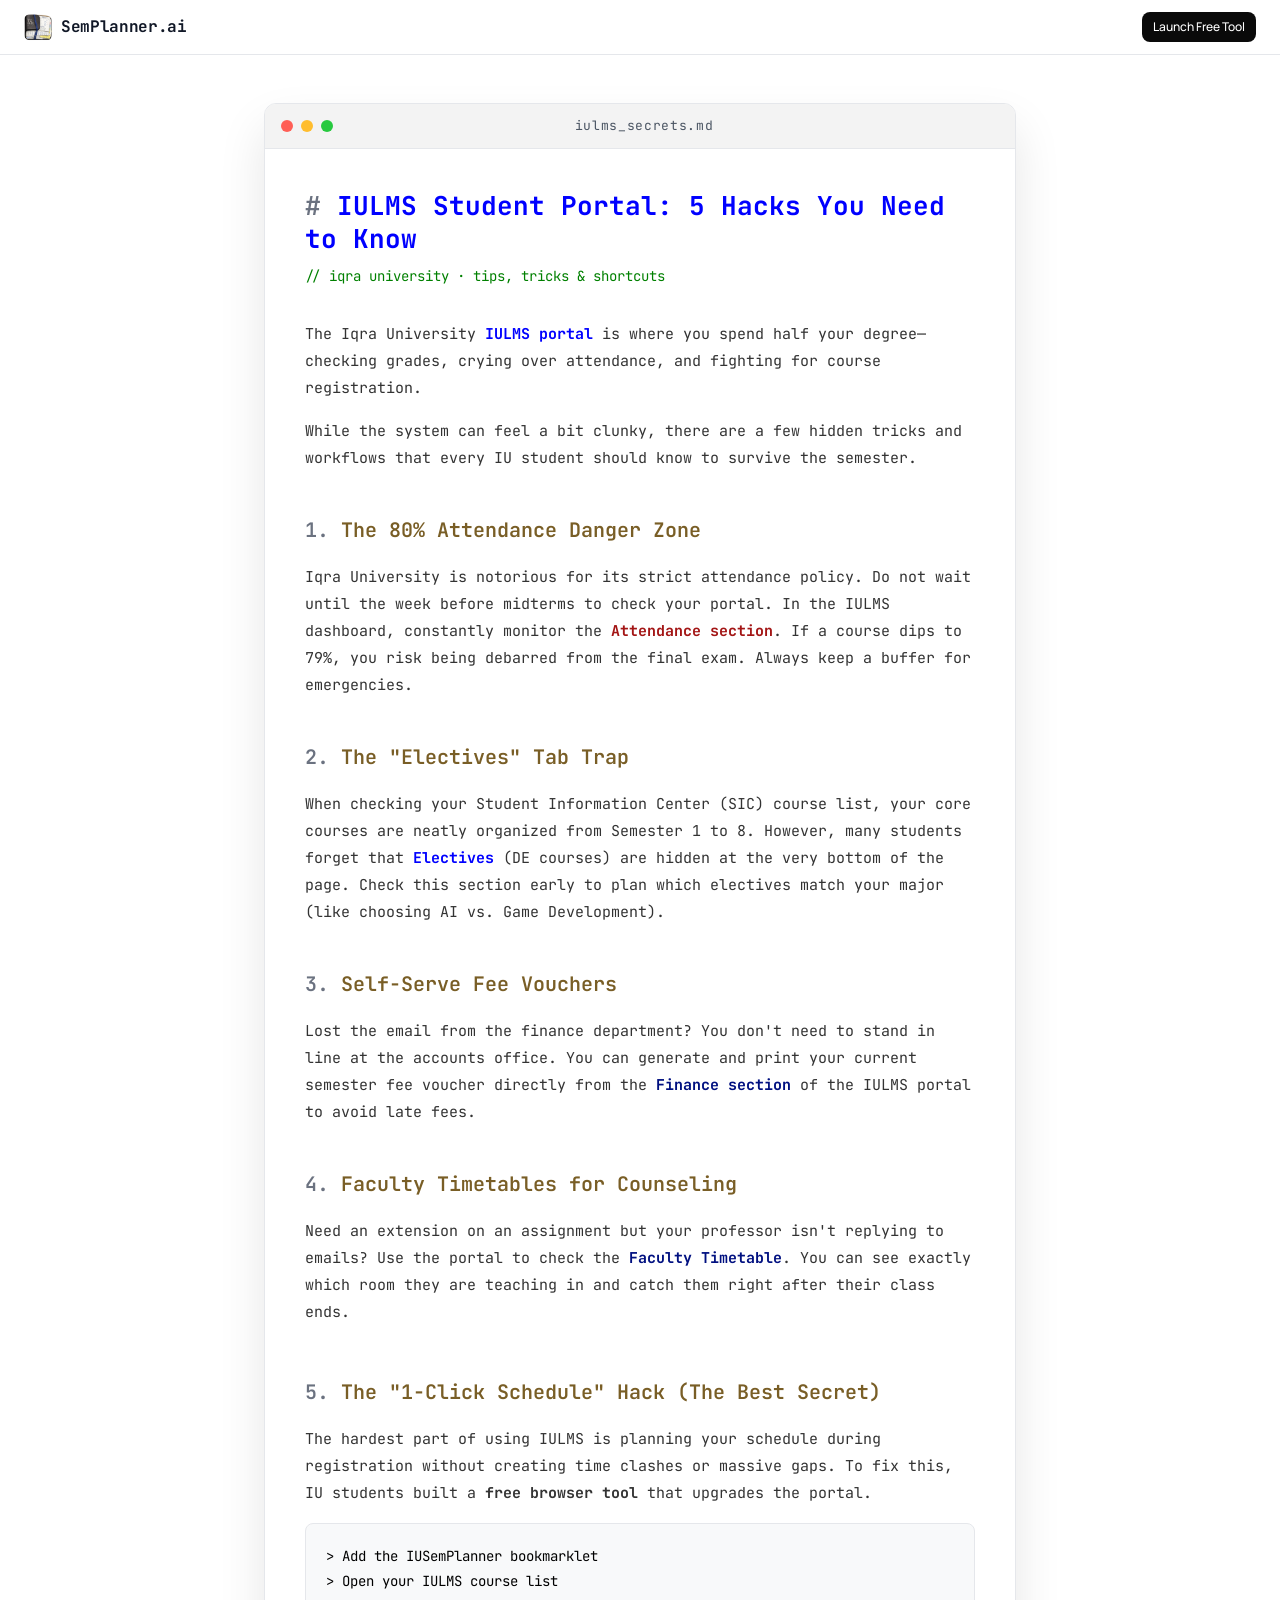
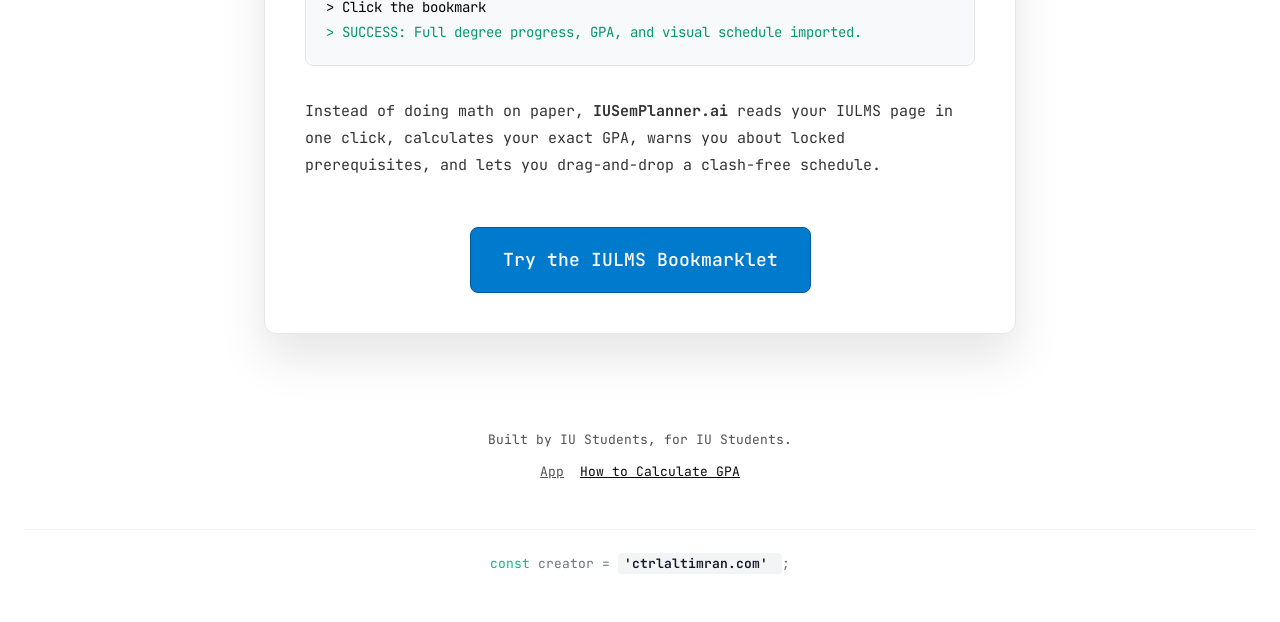
<file: guides/iulms-student-portal-guide.html>
<!DOCTYPE html>
<html lang="en">

<head>
    <meta charset="UTF-8">
    <meta name="viewport" content="width=device-width, initial-scale=1.0">

    <title>IULMS Student Portal Guide: 5 Tricks Every Student Should Know | IUSemPlanner</title>
    <meta name="description"
        content="Master the Iqra University IULMS portal. Learn how to track attendance, find electives, and use the 1-click schedule hack to plan your semester perfectly.">

    <link rel="icon" type="image/png" href="../media/Gemini_Generated_Image_y428s1y428s1y428-Photoroom (1).png">
    <link rel="stylesheet" href="../styles.css">
    <link
        href="https://fonts.googleapis.com/css2?family=JetBrains+Mono:wght@400;500;600;700&family=Manrope:wght@400;500;600;700;800&display=swap"
        rel="stylesheet">

    <meta property="og:title" content="IULMS Student Portal Guide: 5 Tricks Every Student Should Know">
    <meta property="og:description"
        content="Master the Iqra University IULMS portal. Learn how to track attendance, find electives, and use the 1-click schedule hack to plan your semester perfectly.">
    <meta property="og:type" content="article">
</head>

<body>
    <header class="header">
        <div class="header-inner">
            <a href="../index.html" style="text-decoration: none;" class="brand">
                <img src="../media/main svg now.jpg" class="brand-logo" alt="IU">
                <span class="brand-name">SemPlanner.ai</span>
            </a>
            <div class="header-right">
                <a href="../index.html" class="btn btn-primary btn-sm" style="text-decoration: none;">Launch Free
                    Tool</a>
            </div>
        </div>
    </header>

    <main class="container" style="max-width: 800px; padding-top: 48px; padding-bottom: 48px;">
        <div
            style="background-color: #ffffff; border-radius: 12px; box-shadow: 0 24px 48px rgba(0,0,0,0.1); overflow: hidden; border: 1px solid #e5e7eb;">

            <div
                style="background-color: #f3f3f3; padding: 12px 16px; display: flex; align-items: center; justify-content: space-between; border-bottom: 1px solid #e5e7eb;">
                <div style="display: flex; gap: 8px;">
                    <div style="width: 12px; height: 12px; border-radius: 50%; background-color: #ff5f56;"></div>
                    <div style="width: 12px; height: 12px; border-radius: 50%; background-color: #ffbd2e;"></div>
                    <div style="width: 12px; height: 12px; border-radius: 50%; background-color: #27c93f;"></div>
                </div>
                <div
                    style="color: #4b5563; font-family: 'JetBrains Mono', monospace; font-size: 13px; letter-spacing: 0.05em;">
                    iulms_secrets.md</div>
                <div style="width: 44px;"></div>
            </div>

            <div
                style="padding: 40px; color: #333333; font-family: 'JetBrains Mono', monospace; font-size: 15px; line-height: 1.8;">
                <div style="margin-bottom: 32px;">
                    <h1
                        style="color: #0000ff; font-size: 26px; margin-bottom: 8px; font-weight: 700; line-height: 1.3;">
                        <span style="color: #6b7280;">#</span> IULMS Student Portal: 5 Hacks You Need to Know
                    </h1>
                    <p style="color: #008000; font-size: 14px;">// iqra university · tips, tricks & shortcuts
                    </p>
                </div>

                <p style="margin-bottom: 16px;">The Iqra University <strong style="color: #0000ff;">IULMS
                        portal</strong> is where you spend half your degree—checking grades, crying over attendance, and
                    fighting for course registration.</p>

                <p style="margin-bottom: 32px;">While the system can feel a bit clunky, there are a few hidden tricks
                    and workflows that every IU student should know to survive the semester.</p>

                <h2 style="color: #795e26; font-size: 20px; margin-top: 40px; margin-bottom: 16px; font-weight: 600;">
                    <span style="color: #6b7280;">1.</span> The 80% Attendance Danger Zone
                </h2>
                <p style="margin-bottom: 32px;">Iqra University is notorious for its strict attendance policy. Do not
                    wait until the week before midterms to check your portal. In the IULMS dashboard, constantly monitor
                    the <strong style="color: #a31515;">Attendance section</strong>. If a course dips to 79%, you risk
                    being debarred from the final exam. Always keep a buffer for emergencies.</p>

                <h2 style="color: #795e26; font-size: 20px; margin-top: 40px; margin-bottom: 16px; font-weight: 600;">
                    <span style="color: #6b7280;">2.</span> The "Electives" Tab Trap
                </h2>
                <p style="margin-bottom: 32px;">When checking your Student Information Center (SIC) course list, your
                    core courses are neatly organized from Semester 1 to 8. However, many students forget that <strong
                        style="color: #0000ff;">Electives</strong> (DE courses) are hidden at the very bottom of the
                    page. Check this section early to plan which electives match your major (like choosing AI vs. Game
                    Development).</p>

                <h2 style="color: #795e26; font-size: 20px; margin-top: 40px; margin-bottom: 16px; font-weight: 600;">
                    <span style="color: #6b7280;">3.</span> Self-Serve Fee Vouchers
                </h2>
                <p style="margin-bottom: 32px;">Lost the email from the finance department? You don't need to stand in
                    line at the accounts office. You can generate and print your current semester fee voucher directly
                    from the <strong style="color: #001080;">Finance section</strong> of the IULMS portal to avoid late
                    fees.</p>

                <h2 style="color: #795e26; font-size: 20px; margin-top: 40px; margin-bottom: 16px; font-weight: 600;">
                    <span style="color: #6b7280;">4.</span> Faculty Timetables for Counseling
                </h2>
                <p style="margin-bottom: 32px;">Need an extension on an assignment but your professor isn't replying to
                    emails? Use the portal to check the <strong style="color: #001080;">Faculty Timetable</strong>. You
                    can see exactly which room they are teaching in and catch them right after their class ends.</p>

                <h2 style="color: #795e26; font-size: 20px; margin-top: 48px; margin-bottom: 16px; font-weight: 600;">
                    <span style="color: #6b7280;">5.</span> The "1-Click Schedule" Hack (The Best Secret)
                </h2>
                <p style="margin-bottom: 16px;">The hardest part of using IULMS is planning your schedule during
                    registration without creating time clashes or massive gaps. To fix this, IU students built a
                    <strong>free browser tool</strong> that upgrades the portal.</p>

                <div
                    style="background-color: #f8f9fa; padding: 20px; border-radius: 8px; font-size: 14px; margin-bottom: 32px; border: 1px solid #e5e7eb; color: #000000; font-family: 'JetBrains Mono', monospace;">
                    > Add the IUSemPlanner bookmarklet <br>
                    > Open your IULMS course list <br>
                    > Click the bookmark <br>
                    <span style="color: #059669;">> SUCCESS: Full degree progress, GPA, and visual schedule
                        imported.</span>
                </div>

                <p style="margin-bottom: 32px;">Instead of doing math on paper, <strong>IUSemPlanner.ai</strong> reads
                    your IULMS page in one click, calculates your exact GPA, warns you about locked prerequisites, and
                    lets you drag-and-drop a clash-free schedule.</p>

                <div style="text-align: center; margin-top: 48px;">
                    <a href="../index.html" class="btn btn-primary"
                        style="font-size: 18px; padding: 16px 32px; text-decoration: none; background-color: #007acc; color: #ffffff; border: 1px solid #005a9e; transition: background-color 0.2s;">Try
                        the IULMS Bookmarklet</a>
                </div>
            </div>
        </div>
    </main>

    <footer
        style="text-align: center; padding: 48px 24px; color: var(--text-muted); font-size: 13px; font-family: var(--font-mono);">
        <p>Built by IU Students, for IU Students.</p>
        <div style="margin-top: 12px; display: flex; justify-content: center; gap: 16px;">
            <a href="../index.html" style="color: var(--text-muted);">App</a>
            <a href="calculate-gpa-iulms.html" style="color: var(--text);">How to Calculate GPA</a>
        </div>

        <div
            style="margin-top: 48px; padding-top: 24px; border-top: 1px solid #f3f4f6; text-align: center; font-size: 13px; font-family: 'JetBrains Mono', monospace; color: #6b7280;">
            <span style="color: #10b981;">const</span> creator <span style="color: #6b7280;">=</span>
            <a href="https://ctrlaltimran.com" target="_blank"
                style="color: #111827; text-decoration: none; font-weight: 600; padding: 2px 6px; background-color: #f3f4f6; border-radius: 4px; transition: background-color 0.2s;">
                'ctrlaltimran.com'
            </a>;
        </div>
    </footer>
</body>

</html>
</file>
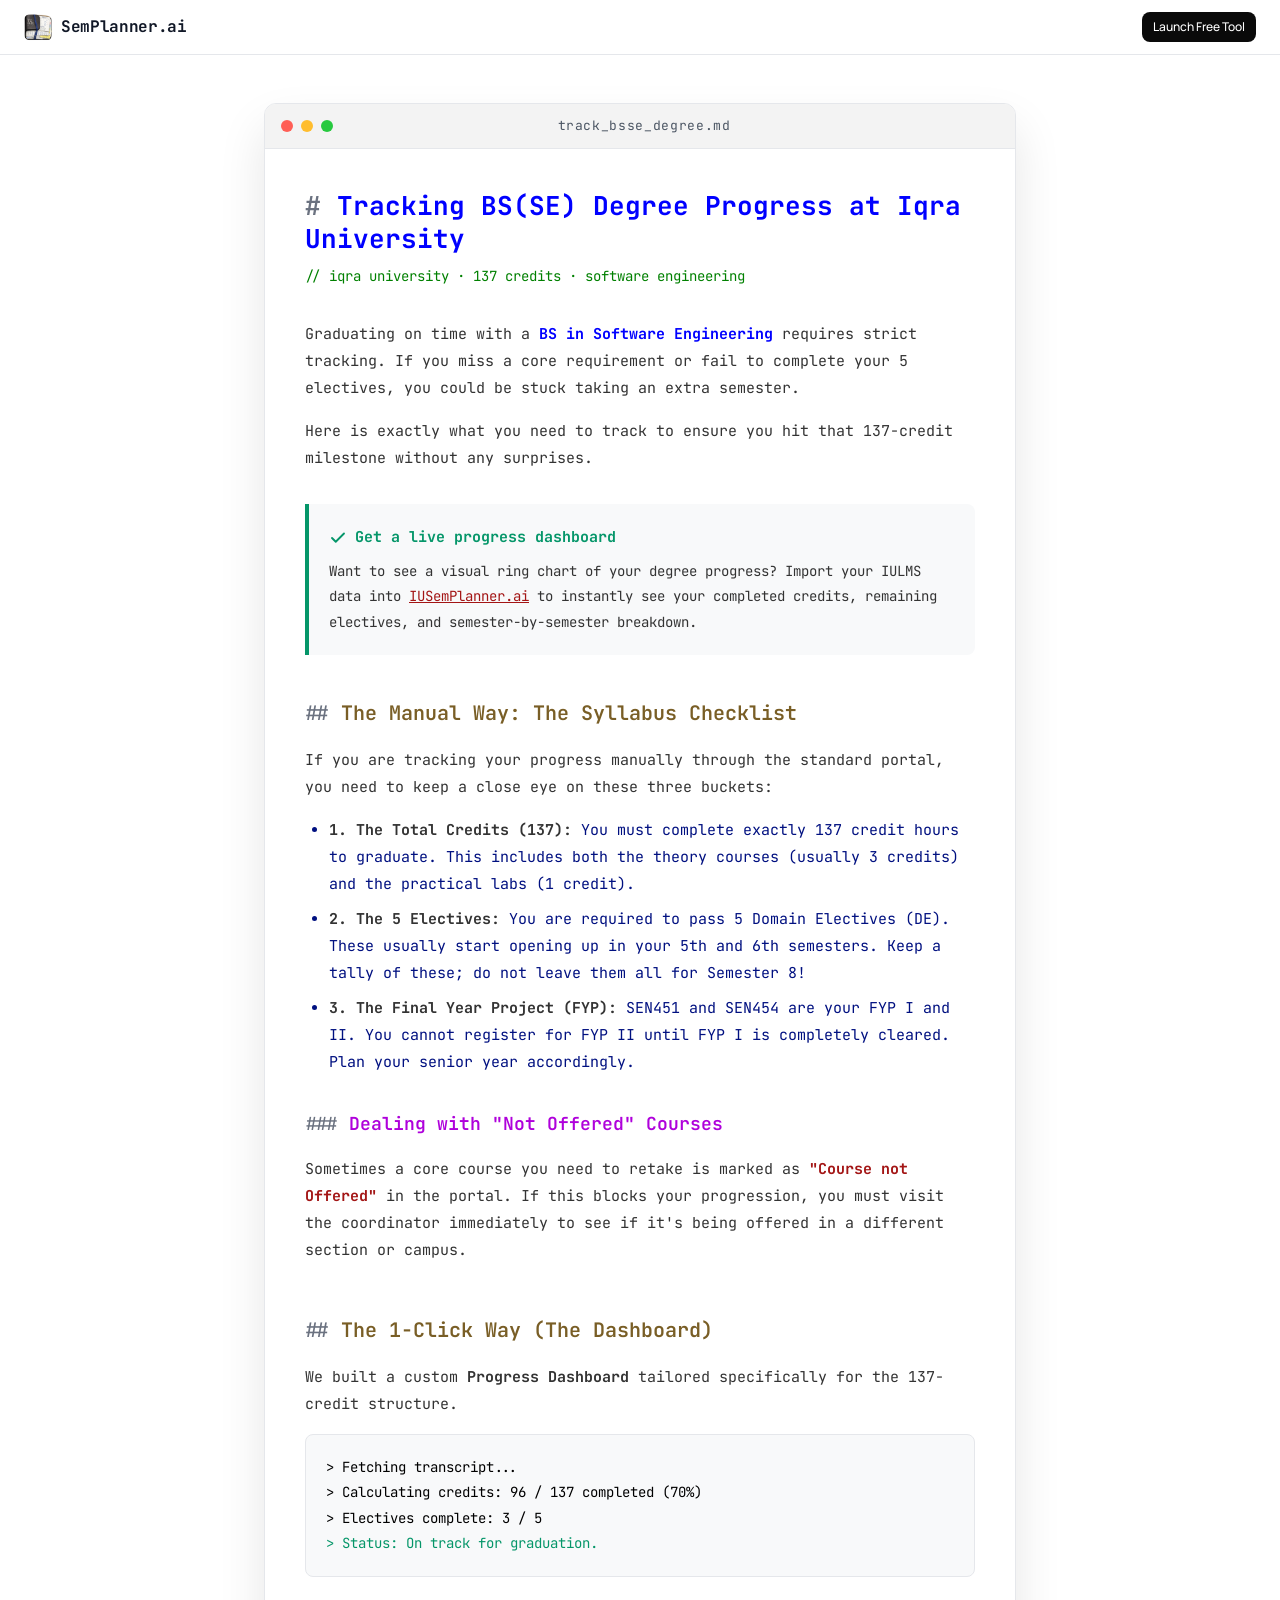
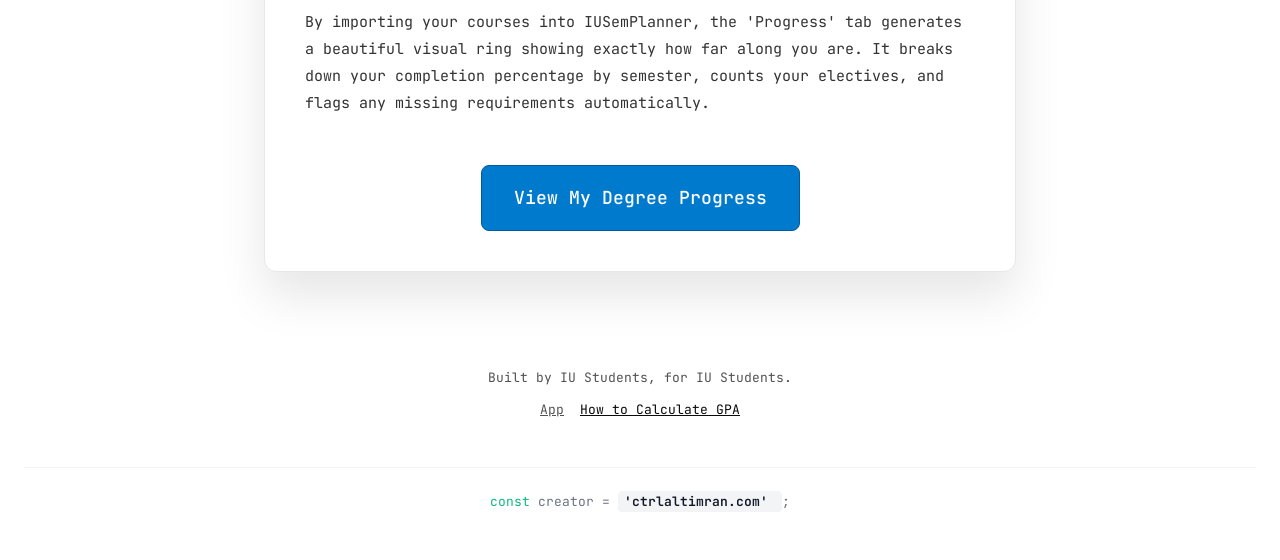
<file: guides/track-software-engineering-degree-iulms.html>
<!DOCTYPE html>
<html lang="en">

<head>
    <meta charset="UTF-8">
    <meta name="viewport" content="width=device-width, initial-scale=1.0">

    <title>Track Your BS Software Engineering Degree Progress at IU | IUSemPlanner</title>
    <meta name="description"
        content="Learn how to track your 137 credit hours, electives, and GPA for the BS Software Engineering program at Iqra University, or use our free tool to automate it.">

    <link rel="icon" type="image/png" href="../media/Gemini_Generated_Image_y428s1y428s1y428-Photoroom (1).png">
    <link rel="stylesheet" href="../styles.css">
    <link
        href="https://fonts.googleapis.com/css2?family=JetBrains+Mono:wght@400;500;600;700&family=Manrope:wght@400;500;600;700;800&display=swap"
        rel="stylesheet">

    <meta property="og:title" content="Track Your BS Software Engineering Degree Progress at IU">
    <meta property="og:description"
        content="Learn how to track your 137 credit hours, electives, and GPA for the BS(SE) program at Iqra University, or use our free tool to automate it.">
    <meta property="og:type" content="article">
</head>

<body>
    <header class="header">
        <div class="header-inner">
            <a href="../index.html" style="text-decoration: none;" class="brand">
                <img src="../media/main svg now.jpg" class="brand-logo" alt="IU">
                <span class="brand-name">SemPlanner.ai</span>
            </a>
            <div class="header-right">
                <a href="../index.html" class="btn btn-primary btn-sm" style="text-decoration: none;">Launch Free
                    Tool</a>
            </div>
        </div>
    </header>

    <main class="container" style="max-width: 800px; padding-top: 48px; padding-bottom: 48px;">
        <div
            style="background-color: #ffffff; border-radius: 12px; box-shadow: 0 24px 48px rgba(0,0,0,0.1); overflow: hidden; border: 1px solid #e5e7eb;">

            <div
                style="background-color: #f3f3f3; padding: 12px 16px; display: flex; align-items: center; justify-content: space-between; border-bottom: 1px solid #e5e7eb;">
                <div style="display: flex; gap: 8px;">
                    <div style="width: 12px; height: 12px; border-radius: 50%; background-color: #ff5f56;"></div>
                    <div style="width: 12px; height: 12px; border-radius: 50%; background-color: #ffbd2e;"></div>
                    <div style="width: 12px; height: 12px; border-radius: 50%; background-color: #27c93f;"></div>
                </div>
                <div
                    style="color: #4b5563; font-family: 'JetBrains Mono', monospace; font-size: 13px; letter-spacing: 0.05em;">
                    track_bsse_degree.md</div>
                <div style="width: 44px;"></div>
            </div>

            <div
                style="padding: 40px; color: #333333; font-family: 'JetBrains Mono', monospace; font-size: 15px; line-height: 1.8;">
                <div style="margin-bottom: 32px;">
                    <h1
                        style="color: #0000ff; font-size: 26px; margin-bottom: 8px; font-weight: 700; line-height: 1.3;">
                        <span style="color: #6b7280;">#</span> Tracking BS(SE) Degree Progress at Iqra University
                    </h1>
                    <p style="color: #008000; font-size: 14px;">// iqra university · 137 credits · software engineering
                    </p>
                </div>

                <p style="margin-bottom: 16px;">Graduating on time with a <strong style="color: #0000ff;">BS in Software
                        Engineering</strong> requires strict tracking. If you miss a core requirement or fail to
                    complete your 5 electives, you could be stuck taking an extra semester.</p>

                <p style="margin-bottom: 32px;">Here is exactly what you need to track to ensure you hit that 137-credit
                    milestone without any surprises.</p>

                <div
                    style="background-color: #f8f9fa; border-left: 4px solid #059669; padding: 20px; border-radius: 0 8px 8px 0; margin-bottom: 40px;">
                    <div
                        style="color: #059669; font-weight: bold; margin-bottom: 8px; display: flex; align-items: center; gap: 8px;">
                        <svg viewBox="0 0 24 24" width="18" height="18" fill="none" stroke="currentColor"
                            stroke-width="2.5" stroke-linecap="round" stroke-linejoin="round">
                            <polyline points="20 6 9 17 4 12" />
                        </svg>
                        Get a live progress dashboard
                    </div>
                    <div style="color: #333333; font-size: 14px;">
                        Want to see a visual ring chart of your degree progress? Import your IULMS data into <a
                            href="../index.html" style="color: #a31515; text-decoration: underline;">IUSemPlanner.ai</a>
                        to instantly see your completed credits, remaining electives, and semester-by-semester
                        breakdown.
                    </div>
                </div>

                <h2 style="color: #795e26; font-size: 20px; margin-top: 40px; margin-bottom: 16px; font-weight: 600;">
                    <span style="color: #6b7280;">##</span> The Manual Way: The Syllabus Checklist
                </h2>

                <p style="margin-bottom: 16px;">If you are tracking your progress manually through the standard portal,
                    you need to keep a close eye on these three buckets:</p>

                <ul style="margin-left: 24px; margin-bottom: 32px; color: #001080;">
                    <li style="margin-bottom: 8px;"><strong style="color: #333333;">1. The Total Credits (137):</strong>
                        You must complete exactly 137 credit hours to graduate. This includes both the theory courses
                        (usually 3 credits) and the practical labs (1 credit).</li>
                    <li style="margin-bottom: 8px;"><strong style="color: #333333;">2. The 5 Electives:</strong> You are
                        required to pass 5 Domain Electives (DE). These usually start opening up in your 5th and 6th
                        semesters. Keep a tally of these; do not leave them all for Semester 8!</li>
                    <li><strong style="color: #333333;">3. The Final Year Project (FYP):</strong> SEN451 and SEN454 are
                        your FYP I and II. You cannot register for FYP II until FYP I is completely cleared. Plan your
                        senior year accordingly.</li>
                </ul>

                <h3 style="color: #af00db; font-size: 18px; margin-top: 32px; margin-bottom: 16px; font-weight: 600;">
                    <span style="color: #6b7280;">###</span> Dealing with "Not Offered" Courses
                </h3>
                <p style="margin-bottom: 32px;">Sometimes a core course you need to retake is marked as <strong
                        style="color: #a31515;">"Course not Offered"</strong> in the portal. If this blocks your
                    progression, you must visit the coordinator immediately to see if it's being offered in a different
                    section or campus.</p>

                <h2 style="color: #795e26; font-size: 20px; margin-top: 48px; margin-bottom: 16px; font-weight: 600;">
                    <span style="color: #6b7280;">##</span> The 1-Click Way (The Dashboard)
                </h2>
                <p style="margin-bottom: 16px;">We built a custom <strong>Progress Dashboard</strong> tailored
                    specifically for the 137-credit structure.</p>

                <div
                    style="background-color: #f8f9fa; padding: 20px; border-radius: 8px; font-size: 14px; margin-bottom: 32px; border: 1px solid #e5e7eb; color: #000000; font-family: 'JetBrains Mono', monospace;">
                    > Fetching transcript... <br>
                    > Calculating credits: 96 / 137 completed (70%) <br>
                    > Electives complete: 3 / 5 <br>
                    <span style="color: #059669;">> Status: On track for graduation.</span>
                </div>

                <p style="margin-bottom: 32px;">By importing your courses into IUSemPlanner, the 'Progress' tab
                    generates a beautiful visual ring showing exactly how far along you are. It breaks down your
                    completion percentage by semester, counts your electives, and flags any missing requirements
                    automatically.</p>

                <div style="text-align: center; margin-top: 48px;">
                    <a href="../index.html" class="btn btn-primary"
                        style="font-size: 18px; padding: 16px 32px; text-decoration: none; background-color: #007acc; color: #ffffff; border: 1px solid #005a9e; transition: background-color 0.2s;">View
                        My Degree Progress</a>
                </div>
            </div>
        </div>
    </main>

    <footer
        style="text-align: center; padding: 48px 24px; color: var(--text-muted); font-size: 13px; font-family: var(--font-mono);">
        <p>Built by IU Students, for IU Students.</p>
        <div style="margin-top: 12px; display: flex; justify-content: center; gap: 16px;">
            <a href="../index.html" style="color: var(--text-muted);">App</a>
            <a href="calculate-gpa-iulms.html" style="color: var(--text);">How to Calculate GPA</a>
        </div>

        <div
            style="margin-top: 48px; padding-top: 24px; border-top: 1px solid #f3f4f6; text-align: center; font-size: 13px; font-family: 'JetBrains Mono', monospace; color: #6b7280;">
            <span style="color: #10b981;">const</span> creator <span style="color: #6b7280;">=</span>
            <a href="https://ctrlaltimran.com" target="_blank"
                style="color: #111827; text-decoration: none; font-weight: 600; padding: 2px 6px; background-color: #f3f4f6; border-radius: 4px; transition: background-color 0.2s;">
                'ctrlaltimran.com'
            </a>;
        </div>
    </footer>
</body>

</html>
</file>
<file: styles.css>
*,
*::before,
*::after {
  box-sizing: border-box;
  margin: 0;
  padding: 0;
}

:root {
  --bg: #fff;
  --bg-subtle: #fafafa;
  --bg-panel: #f5f5f5;
  --bg-hover: #f1f5f9;
  --border: #e5e7eb;
  --border-strong: #d1d5db;
  --text: #0a0a0a;
  --text-muted: #525252;
  --text-faint: #9ca3af;
  --accent: #1e2a78;
  --accent-dark: #121a50;
  --accent-bg: #eff6ff;
  --danger: #dc2626;
  --danger-bg: #fef2f2;
  --warning: #d97706;
  --warning-bg: #fffbeb;
  --info: #1e2a78;
  --info-bg: #eff6ff;
  --purple: #7c3aed;
  --purple-bg: #f5f3ff;
  --font-mono: 'JetBrains Mono', ui-monospace, 'SF Mono', monospace;
  --font-sans: 'Manrope', system-ui, -apple-system, sans-serif;
  --radius: 12px;
  --radius-sm: 8px;
  --radius-lg: 16px;
  --shadow-sm: 0 1px 2px rgba(0, 0, 0, .04);
  --shadow: 0 4px 12px rgba(0, 0, 0, .05);
  --shadow-lg: 0 20px 40px rgba(0, 0, 0, .1);
}

.login-title img {
  width: 200px;
}





/* Brand wrapper */
.login-brand {
  display: flex;
  flex-direction: column;
  align-items: center;
  gap: 0.75rem;
  text-align: center;
}


.login-pill {
  display: inline-block;
  border-radius: 999px;
  background: rgba(30, 42, 120, 0.08);
  border: 1px solid rgba(30, 42, 120, 0.15);
  color: #1e2a78;
  /* Iqra University blue */
  font-size: 0.85rem;
  font-weight: 600;
  letter-spacing: 0.03em;
  backdrop-filter: blur(8px);
}

/* Title container */
.login-title {
  display: flex;
  align-items: center;
  justify-content: center;
  gap: 0.75rem;
  flex-wrap: wrap;
}


.login-title img.dollar {
  height: 113px;
  width: auto;
  object-fit: contain;
  display: block;
  filter: drop-shadow(0 6px 12px rgba(0, 0, 0, 0.18));
}

































/* ── Hero split layout ── */
.hero-split {
  display: grid;
  grid-template-columns: 1.3fr 1fr;
  gap: 48px;
  align-items: center;
  padding: 48px 0 32px;
  min-height: 520px;
}

/* Left column */
.hero-left {
  display: flex;
  flex-direction: column;
  gap: 24px;
}

.hero-eyebrow {
  display: inline-flex;
  align-items: center;
  gap: 8px;
  font-family: var(--font-mono);
  font-size: 13px;
  color: var(--text-muted);
  background: var(--bg-subtle);
  border: 1px solid var(--border);
  border-radius: 999px;
  padding: 6px 14px;
  width: fit-content;
}

.hero-dot {
  width: 7px;
  height: 7px;
  border-radius: 50%;
  background: var(--accent);
  animation: pulse 2s ease-in-out infinite;
  flex-shrink: 0;
}

.hero-headline {
  font-size: clamp(42px, 5vw, 68px);
  font-weight: 800;
  letter-spacing: -0.04em;
  line-height: 1.0;
  color: var(--text);
}

.hero-headline em {
  font-style: normal;
  color: var(--accent);
  position: relative;
}

/* Underline squiggle on the italic word */
.hero-headline em::after {
  content: '';
  position: absolute;
  bottom: -6px;
  left: 0;
  right: 0;
  height: 4px;
  background: var(--accent);
  border-radius: 999px;
  opacity: 0.35;
}

.hero-body {
  font-size: 17px;
  color: var(--text-muted);
  line-height: 1.65;
  max-width: 480px;
}

/* Stats row */
.hero-stats {
  display: flex;
  align-items: center;
  gap: 20px;
  padding-top: 8px;
}

.hero-stat {
  display: flex;
  flex-direction: column;
  gap: 2px;
}

.hero-stat-num {
  font-family: var(--font-mono);
  font-size: 22px;
  font-weight: 700;
  color: var(--text);
  letter-spacing: -0.03em;
}

.hero-stat-label {
  font-size: 11px;
  color: var(--text-faint);
  text-transform: uppercase;
  letter-spacing: 0.06em;
}

.hero-stat-divider {
  width: 1px;
  height: 36px;
  background: var(--border);
}

.login-pill {
  display: inline-flex;
}

/* Right column — character */
.hero-right {
  display: flex;
  justify-content: center;
  align-items: center;
}

.hero-char-wrap {
  position: relative;
  width: 100%;
  max-width: 460px;
}

.hero-char {
  width: 100%;
  height: auto;
  display: block;
  filter: drop-shadow(0 32px 64px rgba(0, 0, 0, 0.08));
  animation: hero-float 4s ease-in-out infinite;
}

@keyframes hero-float {

  0%,
  100% {
    transform: translateY(0px);
  }

  50% {
    transform: translateY(-12px);
  }
}

/* Floating tags around the character */
.hero-float-tag {
  position: absolute;
  background: #fff;
  border: 1px solid var(--border);
  border-radius: 10px;
  padding: 8px 14px;
  font-size: 13px;
  font-weight: 600;
  box-shadow: 0 8px 24px rgba(0, 0, 0, 0.08);
  white-space: nowrap;
  animation: tag-float 3s ease-in-out infinite;
}

.hero-float-tag.t1 {
  top: 18%;
  left: -10%;
  animation-delay: 0s;
  transform: rotate(-4deg);
}

.hero-float-tag.t2 {
  top: 40%;
  right: -8%;
  animation-delay: 0.8s;
  transform: rotate(3deg);
  background: var(--accent-bg);
  border-color: #bfdbfe;
  color: var(--accent-dark);
}

.hero-float-tag.t3 {
  bottom: 20%;
  left: 0%;
  animation-delay: 1.6s;
  transform: rotate(-2deg);
}

@keyframes tag-float {

  0%,
  100% {
    transform: translateY(0) rotate(var(--r, -4deg));
  }

  50% {
    transform: translateY(-8px) rotate(var(--r, -4deg));
  }
}

/* Schedule preview — full width, below hero */
.demo-preview {
  margin-top: 0;
  /* remove any top margin if set, hero-split handles spacing */
}

/* ── Responsive ── */
@media (max-width: 900px) {
  .hero-split {
    grid-template-columns: 1fr;
    gap: 32px;
    padding: 32px 0 24px;
    text-align: center;
  }

  .hero-left {
    align-items: center;
    order: 2;
  }

  .hero-right {
    order: 1;
  }

  .hero-float-tag.t1 {
    top: 5%;
    left: -18%;
    /* push it further left, above the image notes */
  }

  .hero-float-tag.t2 {
    top: 25%;
    right: -18%;
    /* further right */
  }

  .hero-float-tag.t3 {
    bottom: 8%;
    left: -12%;
    /* bottom left, away from the image */
  }

  .hero-eyebrow {
    margin: 0 auto;
  }

  .login-brand {
    align-items: stretch !important;
    /* add this */
    text-align: left !important;
    /* add this */
  }

  .hero-body {
    text-align: center;
  }

  .hero-stats {
    justify-content: center;
  }

  /* ── Hero fixes ── */

  .login-wrap {
    display: flex;
    flex-direction: column;
    gap: 0;
  }

  .hero-split {
    display: grid;
    grid-template-columns: 1fr 1fr;
    gap: 48px;
    align-items: center;
    padding: 48px 0 40px;
    min-height: 500px;
    width: 100%;
  }

  .hero-left {
    display: flex;
    flex-direction: column;
    gap: 24px;
    align-items: flex-start;
    text-align: left;
  }

  .hero-left .login-pill {
    margin-bottom: 0;
  }

  .hero-headline {
    text-align: left;
    font-size: clamp(40px, 5vw, 64px);
    font-weight: 800;
    letter-spacing: -0.04em;
    line-height: 1.0;
    color: var(--text);
  }

  .hero-body {
    text-align: left;
    max-width: 420px;
  }

  .hero-stats {
    justify-content: flex-start;
  }

  .hero-right {
    display: flex;
    justify-content: center;
    align-items: center;
    overflow: visible;
  }

  .hero-char-wrap {
    position: relative;
    width: 100%;
    max-width: 480px;
    overflow: visible;
    padding: 20px 48px;
  }

  .demo-preview {
    width: 100%;
    max-width: none;
    margin-top: 0;
    margin-left: 0;
    margin-right: 0;
  }

  .hero-float-tag.t1 {
    top: 5%;
    left: -12%;
  }

  .hero-float-tag.t2 {
    top: 28%;
    right: -14%;
  }

  .hero-float-tag.t3 {
    bottom: 10%;
    left: -8%;
  }

  /* Mobile */
  @media (max-width: 900px) {
    .hero-split {
      grid-template-columns: 1fr;
      padding: 32px 0 28px;
      gap: 24px;
    }

    .hero-left {
      order: 2;
      align-items: center;
      text-align: center;
    }

    .hero-right {
      order: 1;
    }

    .hero-body {
      text-align: center;
    }

    .hero-stats {
      justify-content: center;
    }

    .hero-char-wrap {
      max-width: 300px;
      margin: 0 auto;
      padding: 16px 40px;
    }

    .hero-float-tag.t1 {
      left: -6%;
    }

    .hero-float-tag.t2 {
      right: -6%;
    }

    .hero-float-tag.t3 {
      left: 0%;
    }
  }

  .hero-char-wrap {
    max-width: 300px;
    margin: 0 auto;
  }

  .hero-right {
    overflow: visible;
  }

  .hero-char-wrap {
    overflow: visible;
    /* tags need to bleed outside */
    padding: 20px 40px;
    /* give room for the floating tags */
  }

  .hero-split {
    padding-top: 24px;
    /* reduce from 48px since pill adds spacing */
    min-height: 480px;
    /* slightly shorter looks better */
  }

  .demo-preview {
    width: 100%;
    margin-top: 32px;
    margin-left: 0;
    margin-right: 0;
    max-width: none;
  }

  .hero-float-tag.t1 {
    left: -4%;
  }

  .hero-float-tag.t2 {
    right: -4%;
  }

  .hero-float-tag.t3 {
    left: 2%;
  }
}

@media (max-width: 560px) {
  .hero-headline {
    font-size: 30px !important;
    text-align: center !important;
  }

  .hero-float-tag {
    font-size: 11px;
    padding: 6px 10px;
  }

  .hero-body {
    font-size: 15px !important;
  }

  .hero-stats {
    flex-wrap: wrap;
    gap: 12px;
  }

  .hero-stat-divider {
    display: none;
  }
}


.hero-split {
  position: relative;
  z-index: 1;
  isolation: isolate;
}

.login-cards {
  position: relative;
  z-index: 2;
}

.demo-preview {
  position: relative;
  z-index: 2;
}











































html,
body {
  font-family: var(--font-sans);
  color: var(--text);
  background: var(--bg);
  line-height: 1.5;
  -webkit-font-smoothing: antialiased;
  min-height: 100vh;
}

.iu-meta h4 {
  display: inline-flex !important;
  align-items: center !important;
  justify-content: center !important;
  gap: 0.65rem !important;


  margin: 0 !important;
  padding: 0 !important;
  line-height: 1 !important;

  font-family: var(--font-mono) !important;
  font-size: clamp(0.78rem, 1.6vw, 1.05rem) !important;
  font-weight: 700 !important;
  letter-spacing: 0.08em !important;
  text-transform: uppercase !important;
  color: #8f8f8f !important;
}

@media (max-width: 480px) {

  .login-title {
    display: flex !important;
    flex-direction: column !important;
    /* logo above text */
    align-items: center !important;
    justify-content: center !important;
    gap: 0.5rem !important;
    flex-wrap: nowrap !important;
  }

  /* The image stays on top */
  .login-title>img.dollar {
    height: 80px !important;
    width: auto !important;
    display: block !important;
    flex: none !important;
  }


  .login-title>span.login-title {
    display: block !important;
    width: auto !important;
    white-space: nowrap !important;
    flex: none !important;

    font-size: 4rem !important;
    line-height: 1 !important;
    letter-spacing: -0.04em !important;
    text-align: center !important;
  }


  .login-title>span.login-title>.dollar {
    display: inline !important;
    white-space: nowrap !important;
    margin-right: 0.02em !important;
  }
}


@media (max-width: 480px) {
  .login-brand {
    gap: 0.85rem !important;
    margin-bottom: 1.5rem !important;
  }


  .login-pill {
    font-size: 0.72rem !important;
    padding: 0.35rem 0.8rem !important;
  }


  .login-title {
    display: flex !important;
    flex-direction: column !important;
    align-items: center !important;
    justify-content: center !important;
    flex-wrap: nowrap !important;
    gap: 0.55rem !important;
  }


  .login-title img.dollar {
    height: 80px !important;
    width: auto !important;
    flex-shrink: 0 !important;
  }




  .iu-meta h4 {
    display: flex !important;
    flex-wrap: wrap !important;
    align-items: center !important;
    justify-content: center !important;
    gap: 0.35rem 0.45rem !important;

    margin: 0 !important;
    padding: 0 !important;

    font-size: 0.68rem !important;
    line-height: 1.35 !important;
    letter-spacing: 0.06em !important;
    text-align: center !important;
    max-width: 100% !important;
  }


  .students {
    height: 22px !important;
    width: auto !important;
    display: inline-block !important;
    vertical-align: middle !important;
  }


  .login-sub {
    margin-top: 0.6rem !important;
    padding: 0 0.5rem !important;
    font-size: 0.95rem !important;
    line-height: 1.55 !important;
    max-width: 100% !important;
  }
}


.students {
  height: 44px !important;
  width: auto !important;
  display: inline-block !important;
  vertical-align: middle !important;
  object-fit: contain !important;
  margin: 0 !important;
  padding: 0 !important;
  flex-shrink: 0 !important;
}

/* Optional: tighten spacing between title and meta */
.login-brand {
  gap: 0.75rem !important;
}

.iu-meta {
  text-align: center;
}

.iu-meta h4 {
  display: inline-flex;
  align-items: center;
  justify-content: center;
  gap: 0.6rem;
  font-family: var(--font-mono);
  margin: 0;
  font-size: 1.1rem;
  font-weight: 600;
  text-transform: uppercase;
  flex-wrap: wrap;
}

.iu-meta h4 img {
  width: 100px;
  height: 100px;
}

.students {
  height: 2px;
  width: auto;
  display: inline-block;
  vertical-align: middle;
  object-fit: contain;
  filter: drop-shadow(0 2px 4px rgba(0, 0, 0, 0.15));






}

button {
  font-family: inherit;
  cursor: pointer;
  border: none;
  background: none;
}

input,
select,
textarea {
  font-family: inherit;
}

/* Login */
.login {
  min-height: 100vh;
  display: flex;
  align-items: center;
  justify-content: center;
  padding: 24px;
  background-image: radial-gradient(circle at 1px 1px, #e2e8f0 1px, transparent 0);
  background-size: 24px 24px;
}





/* 
update hero css */

.updated-hero-section {
  display: flex;
  align-items: center;
  justify-content: center;
}

.updated-hero-section .right img {
  width: 500px;
  height: auto;
}







.login-wrap {
  width: 100%;
  max-width: 1100px;
}

.login-brand {
  text-align: center;
  margin-bottom: 40px;
}

.login-pill {
  display: inline-flex;
  align-items: center;
  gap: 8px;
  padding: 6px 12px;
  border-radius: 999px;
  border: 1px solid var(--border);
  background: var(--bg);
  font-family: var(--font-mono);
  font-size: 12px;
  color: var(--text-muted);
  margin-bottom: 24px;
}

.login-pill::before {
  content: '';
  width: 6px;
  height: 6px;
  border-radius: 50%;
  background: var(--accent);
  animation: pulse 2s ease-in-out infinite;
}

@keyframes pulse {

  0%,
  100% {
    opacity: 1;
  }

  50% {
    opacity: .5;
  }
}

.login-title {
  font-size: clamp(40px, 7vw, 68px);
  font-weight: 800;
  letter-spacing: -.03em;
  margin-bottom: 12px;
}

.login-title .dollar {
  color: var(--accent);
  font-family: var(--font-mono);
  font-weight: 700;
}

.login-sub {
  font-size: 18px;
  color: var(--text-muted);
  max-width: 560px;
  margin: 0 auto;
}

.login-cards {
  display: grid;
  grid-template-columns: repeat(2, 1fr);
  gap: 16px;
  margin-bottom: 48px;
}

@media (max-width: 768px) {
  .login-cards {
    grid-template-columns: 1fr;
  }
}

.plan-card {
  text-align: left;
  padding: 32px;
  background: var(--bg);
  border: 1px solid var(--border);
  border-radius: var(--radius-lg);
  transition: all .2s ease;
  cursor: pointer;
  width: 100%;
}

.plan-card:hover {
  border-color: var(--text);
  box-shadow: var(--shadow-lg);
  transform: translateY(-2px);
}

.plan-card.pro {
  background: #0f172a;
  color: #fff;
  border-color: #0f172a;
  position: relative;
  overflow: hidden;
}

.plan-card.pro::before {
  content: '';
  position: absolute;
  top: -50%;
  right: -30%;
  width: 60%;
  height: 100%;
  background: radial-gradient(circle, rgba(30, 42, 120, .2), transparent 70%);
}

.plan-head {
  display: flex;
  align-items: center;
  justify-content: space-between;
  margin-bottom: 24px;
  position: relative;
}

.plan-tag {
  font-family: var(--font-mono);
  font-size: 11px;
  text-transform: uppercase;
  letter-spacing: .1em;
  padding: 4px 8px;
  border-radius: 4px;
  background: var(--bg-panel);
  border: 1px solid var(--border);
  color: var(--text-muted);
}

.plan-card.pro .plan-tag {
  background: rgba(30, 42, 120, .1);
  border-color: rgba(30, 42, 120, .3);
  color: #60a5fa;
}

.plan-name {
  font-size: 24px;
  font-weight: 700;
  margin-bottom: 8px;
  position: relative;
}

.plan-desc {
  font-size: 14px;
  color: var(--text-muted);
  margin-bottom: 24px;
  position: relative;
}

.plan-card.pro .plan-desc {
  color: #cbd5e1;
}

.plan-features {
  list-style: none;
  font-family: var(--font-mono);
  font-size: 13px;
  position: relative;
}

.plan-features li {

  display: flex;
  align-items: center;
  gap: 8px;
  padding: 4px 0;
}

.plan-features .check {
  color: var(--accent);
  flex-shrink: 0;
}

.plan-card.pro .plan-features .check {
  color: #60a5fa;
}

.plan-card.pro .plan-features .spark {
  color: #60a5fa;
}

.plan-features .locked {
  color: var(--text-faint);
}

.plan-cta {
  display: inline-flex;
  align-items: center;
  gap: 4px;
  margin-top: 24px;
  font-size: 14px;
  font-weight: 500;
  position: relative;
  transition: gap .2s;
}

.plan-card:hover .plan-cta {
  gap: 8px;
}

.features-row {
  display: grid;
  grid-template-columns: repeat(4, 1fr);
  gap: 16px;
  margin-bottom: 40px;
}

@media (max-width: 768px) {
  .features-row {
    grid-template-columns: repeat(2, 1fr);
  }
}

.feature-card {
  padding: 20px;
  background: var(--bg);
  border: 1px solid var(--border);
  border-radius: var(--radius);
  transition: all .2s;
}

.feature-card:hover {
  border-color: var(--text);
  transform: translateY(-2px);
}

.feature-icon {
  width: 36px;
  height: 36px;
  border-radius: 8px;
  background: var(--bg-subtle);
  display: flex;
  align-items: center;
  justify-content: center;
  margin-bottom: 12px;
  color: var(--text);
}

.feature-icon svg {
  width: 18px;
  height: 18px;
}

.feature-title {
  font-weight: 700;
  font-size: 14px;
  margin-bottom: 4px;
}

.feature-desc {
  font-size: 12px;
  color: var(--text-muted);
  line-height: 1.5;
}

.demo-preview {
  background: var(--bg);
  border: 1px solid var(--border);
  border-radius: var(--radius-lg);
  padding: 24px;
  margin-bottom: 32px;
  overflow: hidden;
}

.demo-head {
  display: flex;
  align-items: center;
  justify-content: space-between;
  margin-bottom: 16px;
}

.demo-tag {
  font-family: var(--font-mono);
  font-size: 11px;
  color: var(--text-muted);
  text-transform: uppercase;
  letter-spacing: .1em;
}

.demo-grid {
  display: grid;
  grid-template-columns: repeat(5, 1fr);
  gap: 6px;
  position: relative;
  height: 160px;
}

.demo-col {
  position: relative;
  background: var(--bg-subtle);
  border-radius: 6px;
}

.demo-col::after {
  content: attr(data-label);
  position: absolute;
  top: -18px;
  left: 0;
  font-family: var(--font-mono);
  font-size: 9px;
  color: var(--text-faint);
}

.demo-block {
  position: absolute;
  left: 4px;
  right: 4px;
  border-radius: 4px;
  padding: 4px 6px;
  font-size: 9px;
  font-family: var(--font-mono);
  font-weight: 600;
  animation: fadein .8s ease both;
  border-left: 3px solid;
  overflow: hidden;
}

.demo-block.b-em {
  background: #eff6ff;
  color: #065f46;
  border-color: #3b82f6;
  animation-delay: .1s;
}

.demo-block.b-bl {
  background: #eff6ff;
  color: #1e40af;
  border-color: #3b82f6;
  animation-delay: .3s;
}

.demo-block.b-am {
  background: #fffbeb;
  color: #92400e;
  border-color: #f59e0b;
  animation-delay: .5s;
}

.demo-block.b-vi {
  background: #f5f3ff;
  color: #5b21b6;
  border-color: #8b5cf6;
  animation-delay: .7s;
}

.demo-block.b-rs {
  background: #fff1f2;
  color: #9f1239;
  border-color: #f43f5e;
  animation-delay: .9s;
}

@keyframes fadein {
  from {
    opacity: 0;
    transform: translateY(8px);
  }

  to {
    opacity: 1;
    transform: translateY(0);
  }
}

.login-footer {
  text-align: center;
  font-family: var(--font-mono);
  font-size: 12px;
  color: var(--text-faint);
  margin-top: 24px;
}

/* Header */
.header {
  position: sticky;
  top: 0;
  z-index: 50;
  background: rgba(255, 255, 255, .85);
  backdrop-filter: blur(12px);
  border-bottom: 1px solid var(--border);
}

.header-inner {
  max-width: 1280px;
  margin: 0 auto;
  padding: 12px 24px;
  display: flex;
  align-items: center;
  justify-content: space-between;
}

.brand {
  display: flex;
  align-items: center;
  gap: 3px;
}

.brand-mark {
  font-family: var(--font-mono);
  color: #111827;
  font-weight: 800;
  font-size: 20px;
}

.brand-logo {
  width: 28px;
  height: 28px;
  object-fit: cover;
  border-radius: 6px;
  margin-right: 6px;
}

.brand-name {
  color: #111827;
  font-weight: 700;
  letter-spacing: -.02em;
  font-family: var(--font-mono);
}

.brand-meta {
  display: inline-flex;
  align-items: center;
  gap: 4px;
  font-family: var(--font-mono);
  font-size: 11px;
  color: var(--text-muted);
  margin-left: 8px;
  padding: 4px 8px;
  background: var(--bg-subtle);
  border-radius: 4px;
  border: 1px solid var(--border);
}

@media (max-width: 640px) {
  .brand-meta {
    display: none;
  }
}

.header-right {
  display: flex;
  align-items: center;
  gap: 8px;
}

.plan-pill {
  display: inline-flex;
  align-items: center;
  gap: 6px;
  padding: 6px 12px;
  border-radius: 999px;
  font-family: var(--font-mono);
  font-size: 11px;
}

.plan-pill.free {
  background: var(--bg-subtle);
  color: var(--text);
  border: 1px solid var(--border);
}

.plan-pill.pro {
  background: #0f172a;
  color: #60a5fa;
}

.icon-btn-hdr {
  padding: 6px;
  color: var(--text-muted);
  border-radius: 6px;
  transition: all .2s;
  display: flex;
  align-items: center;
}

.icon-btn-hdr:hover {
  color: var(--text);
  background: var(--bg-subtle);
}

/* Tabs */
.tabs {
  background: var(--bg);
  border-bottom: 1px solid var(--border);
}

.tabs-inner {
  max-width: 1280px;
  margin: 0 auto;
  padding: 0 24px;
  display: flex;
  align-items: center;
  gap: 4px;
  overflow-x: auto;
}

.tab {
  position: relative;
  display: flex;
  align-items: center;
  gap: 8px;
  padding: 14px 16px;
  font-size: 14px;
  font-weight: 500;
  color: var(--text-muted);
  transition: color .2s;
  white-space: nowrap;
}

.tab:hover {
  color: var(--text);
}

.tab.active {
  color: var(--text);
}

.tab.active::after {
  content: '';
  position: absolute;
  bottom: -1px;
  left: 0;
  right: 0;
  height: 2px;
  background: var(--text);
}

.tab .pro-badge {
  font-family: var(--font-mono);
  font-size: 9px;
  padding: 2px 6px;
  background: var(--accent-bg);
  color: var(--accent-dark);
  border-radius: 4px;
  border: 1px solid #bfdbfe;
  letter-spacing: .05em;
}

.tab svg {
  width: 16px;
  height: 16px;
  flex-shrink: 0;
}

.tab .count-badge {
  font-family: var(--font-mono);
  font-size: 9px;
  padding: 1px 6px;
  background: var(--text);
  color: #fff;
  border-radius: 999px;
}

/* Layout */
.container {
  max-width: 1280px;
  margin: 0 auto;
  padding: 32px 24px;
}

.page-head {
  display: flex;
  align-items: flex-start;
  justify-content: space-between;
  flex-wrap: wrap;
  gap: 16px;
  margin-bottom: 32px;
}

.page-title {
  font-size: 30px;
  font-weight: 800;
  letter-spacing: -.02em;
  margin-bottom: 4px;
}

.page-sub {
  color: var(--text-muted);
  font-family: var(--font-mono);
  font-size: 13px;
}

.actions {
  display: flex;
  gap: 8px;
  flex-wrap: wrap;
}

/* Buttons */
.btn {
  display: inline-flex;
  align-items: center;
  gap: 8px;
  padding: 8px 16px;
  font-size: 14px;
  font-weight: 500;
  border-radius: var(--radius-sm);
  transition: all .15s;
  border: 1px solid transparent;
}

.btn svg {
  width: 16px;
  height: 16px;
}

.btn-primary {
  background: var(--text);
  color: #fff;
}

.btn-primary:hover {
  background: #262626;
}

.btn-secondary {
  background: var(--bg);
  color: var(--text);
  border-color: var(--border-strong);
}

.btn-secondary:hover {
  background: var(--bg-subtle);
}

.btn-ghost {
  color: var(--text-muted);
}

.btn-ghost:hover {
  color: var(--text);
  background: var(--bg-subtle);
}

.btn-accent {
  background: var(--accent);
  color: #fff;
}

.btn-accent:hover {
  background: var(--accent-dark);
}

.btn-danger {
  background: var(--danger);
  color: #fff;
}

.btn-danger:hover {
  background: #b91c1c;
}

.btn:disabled {
  opacity: .5;
  cursor: not-allowed;
}

.btn-sm {
  padding: 5px 10px;
  font-size: 12px;
}

/* Status badges */
.status-badge {
  display: inline-flex;
  align-items: center;
  gap: 4px;
  font-family: var(--font-mono);
  font-size: 10px;
  padding: 2px 8px;
  border-radius: 999px;
  text-transform: uppercase;
  letter-spacing: .05em;
  font-weight: 600;
}

.status-completed {
  background: var(--accent-bg);
  color: var(--accent-dark);
  border: 1px solid #bfdbfe;
}

.status-inProgress {
  background: var(--info-bg);
  color: #1e40af;
  border: 1px solid #bfdbfe;
}

.status-available {
  background: var(--warning-bg);
  color: #92400e;
  border: 1px solid #fcd34d;
}

.status-locked {
  background: var(--danger-bg);
  color: #991b1b;
  border: 1px solid #fecaca;
}

.status-notOffered {
  background: var(--bg-subtle);
  color: var(--text-muted);
  border: 1px solid var(--border);
}

.status-elective {
  background: var(--purple-bg);
  color: var(--purple);
  border: 1px solid #ddd6fe;
}

.dot-completed {
  background: var(--accent);
}

.dot-inProgress {
  background: var(--info);
}

.dot-available {
  background: var(--warning);
}

.dot-locked {
  background: var(--danger);
}

.dot-notOffered {
  background: var(--text-faint);
}

.dot-elective {
  background: var(--purple);
}

/* Empty state */
.empty {
  border: 2px dashed var(--border);
  border-radius: var(--radius-lg);
  padding: 64px 32px;
  text-align: center;
  background: var(--bg-subtle);
}

.empty-comment {
  font-family: var(--font-mono);
  color: var(--text-faint);
  font-size: 14px;
  margin-bottom: 8px;
}

.empty-title {
  font-size: 24px;
  font-weight: 700;
  margin-bottom: 12px;
  letter-spacing: -.01em;
}

.empty-text {
  color: var(--text-muted);
  margin: 0 auto 32px;
  max-width: 480px;
}

.empty-actions {
  display: flex;
  gap: 12px;
  justify-content: center;
  flex-wrap: wrap;
}

/* Progress page */
.progress-hero {
  display: grid;
  grid-template-columns: 280px 1fr;
  gap: 24px;
  margin-bottom: 32px;
}

@media (max-width: 768px) {
  .progress-hero {
    grid-template-columns: 1fr;
  }
}

.ring-card {
  background: linear-gradient(135deg, #0f172a, #1e293b);
  color: #fff;
  border-radius: var(--radius-lg);
  padding: 28px;
  display: flex;
  flex-direction: column;
  align-items: center;
  justify-content: center;
  position: relative;
  overflow: hidden;
}

.ring-card::before {
  content: '';
  position: absolute;
  top: -30%;
  right: -30%;
  width: 60%;
  height: 100%;
  background: radial-gradient(circle, rgba(30, 42, 120, .2), transparent 70%);
}

.ring {
  position: relative;
  width: 200px;
  height: 200px;
}

.ring svg {
  transform: rotate(-90deg);
}

.ring-text {
  position: absolute;
  inset: 0;
  display: flex;
  flex-direction: column;
  align-items: center;
  justify-content: center;
  text-align: center;
}

.ring-pct {
  font-size: 36px;
  font-weight: 800;
  letter-spacing: -.03em;
}

.ring-sub {
  font-family: var(--font-mono);
  font-size: 11px;
  opacity: .7;
  margin-top: 4px;
}

.ring-foot {
  font-family: var(--font-mono);
  font-size: 11px;
  opacity: .7;
  margin-top: 16px;
  text-align: center;
}

.progress-stats {
  display: grid;
  grid-template-columns: repeat(2, 1fr);
  gap: 16px;
}

.big-stat {
  background: var(--bg);
  border: 1px solid var(--border);
  border-radius: var(--radius);
  padding: 20px;
}

.big-stat .label {
  font-family: var(--font-mono);
  font-size: 11px;
  color: var(--text-muted);
  margin-bottom: 8px;
  text-transform: uppercase;
  letter-spacing: .08em;
}

.big-stat .value {
  font-size: 32px;
  font-weight: 800;
  letter-spacing: -.02em;
  line-height: 1;
}

.big-stat .value .suffix {
  font-size: 14px;
  font-family: var(--font-mono);
  color: var(--text-faint);
  font-weight: 500;
  margin-left: 4px;
}

.big-stat .hint {
  font-size: 12px;
  color: var(--text-muted);
  margin-top: 8px;
}

.big-stat .footnote {
  font-size: 10px;
  color: var(--text-faint);
  margin-top: 6px;
  font-style: italic;
}

.big-stat.accent {
  background: var(--accent-bg);
  border-color: #bfdbfe;
}

.big-stat.accent .value {
  color: var(--accent-dark);
}

.big-stat.info {
  background: var(--info-bg);
  border-color: #bfdbfe;
}

.big-stat.info .value {
  color: #1e40af;
}

.big-stat.warn {
  background: var(--warning-bg);
  border-color: #fcd34d;
}

.big-stat.warn .value {
  color: #92400e;
}

.semester-grid {
  display: grid;
  grid-template-columns: repeat(2, 1fr);
  gap: 16px;
  margin-top: 24px;
}

@media (max-width: 768px) {
  .semester-grid {
    grid-template-columns: 1fr;
  }
}

.sem-card {
  background: var(--bg);
  border: 1px solid var(--border);
  border-radius: var(--radius);
  padding: 20px;
}

.sem-head {
  display: flex;
  align-items: center;
  justify-content: space-between;
  margin-bottom: 16px;
}

.sem-name {
  font-weight: 700;
  font-size: 15px;
}

.sem-meta {
  font-family: var(--font-mono);
  font-size: 11px;
  color: var(--text-muted);
}

.sem-progress {
  height: 6px;
  background: var(--bg-panel);
  border-radius: 3px;
  overflow: hidden;
  margin-bottom: 16px;
}

.sem-progress-fill {
  height: 100%;
  background: var(--accent);
  transition: width .4s;
}

.sem-courses {
  display: flex;
  flex-direction: column;
  gap: 6px;
}

.sem-course {
  display: flex;
  align-items: center;
  gap: 8px;
  padding: 6px 8px;
  border-radius: 6px;
  font-size: 12px;
}

.sem-course-dot {
  width: 6px;
  height: 6px;
  border-radius: 50%;
  flex-shrink: 0;
}

.sem-course-code {
  font-family: var(--font-mono);
  color: var(--text-muted);
  font-size: 11px;
  min-width: 70px;
}

.sem-course-name {
  flex: 1;
  color: var(--text);
  overflow: hidden;
  text-overflow: ellipsis;
  white-space: nowrap;
}

.sem-course-grade {
  font-family: var(--font-mono);
  font-weight: 600;
  font-size: 11px;
}

/* Catalog */
.filter-bar {
  display: flex;
  gap: 8px;
  flex-wrap: wrap;
  margin-bottom: 24px;
  padding-bottom: 16px;
  border-bottom: 1px solid var(--border);
}

.filter-chip {
  display: inline-flex;
  align-items: center;
  gap: 6px;
  padding: 6px 12px;
  border-radius: 999px;
  font-size: 13px;
  font-weight: 500;
  background: var(--bg);
  border: 1px solid var(--border);
  color: var(--text-muted);
  transition: all .15s;
}

.filter-chip:hover {
  color: var(--text);
  border-color: var(--border-strong);
}

.filter-chip.active {
  background: var(--text);
  color: #fff;
  border-color: var(--text);
}

.filter-chip .count {
  font-family: var(--font-mono);
  font-size: 11px;
  padding: 1px 6px;
  background: var(--bg-subtle);
  color: var(--text-muted);
  border-radius: 999px;
}

.filter-chip.active .count {
  background: rgba(255, 255, 255, .2);
  color: #fff;
}

.search-input {
  width: 100%;
  padding: 10px 14px;
  font-size: 14px;
  border: 1px solid var(--border-strong);
  border-radius: var(--radius-sm);
  outline: none;
  margin-bottom: 16px;
  background: var(--bg);
}

.search-input:focus {
  border-color: var(--text);
}

.catalog-list {
  display: flex;
  flex-direction: column;
  gap: 8px;
}

.catalog-row {
  background: var(--bg);
  border: 1px solid var(--border);
  border-radius: var(--radius);
  padding: 16px;
  display: grid;
  grid-template-columns: 100px 1fr auto;
  gap: 16px;
  align-items: center;
  transition: all .15s;
}

.catalog-row:hover {
  border-color: var(--border-strong);
  box-shadow: var(--shadow-sm);
}

.cat-code {
  font-family: var(--font-mono);
  font-size: 12px;
  color: var(--text-muted);
}

.cat-main {
  min-width: 0;
}

.cat-name {
  font-weight: 600;
  font-size: 15px;
  margin-bottom: 4px;
}

.cat-meta {
  font-family: var(--font-mono);
  font-size: 11px;
  color: var(--text-faint);
  display: flex;
  gap: 12px;
  flex-wrap: wrap;
}

.cat-right {
  display: flex;
  align-items: center;
  gap: 8px;
  flex-wrap: wrap;
  justify-content: flex-end;
}

.grade-pill {
  font-family: var(--font-mono);
  font-size: 12px;
  font-weight: 700;
  padding: 4px 10px;
  border-radius: 6px;
  background: var(--accent-bg);
  color: var(--accent-dark);
}

@media (max-width: 640px) {
  .catalog-row {
    grid-template-columns: 1fr;
    gap: 8px;
  }

  .cat-right {
    justify-content: flex-start;
  }
}

/* Modal */
.modal-backdrop {
  position: fixed;
  inset: 0;
  background: rgba(15, 23, 42, .4);
  backdrop-filter: blur(4px);
  display: flex;
  align-items: center;
  justify-content: center;
  padding: 16px;
  z-index: 100;
  animation: bdfade .15s ease;
}

@keyframes bdfade {
  from {
    opacity: 0;
  }

  to {
    opacity: 1;
  }
}

.modal {
  background: var(--bg);
  border-radius: var(--radius-lg);
  box-shadow: var(--shadow-lg);
  width: 100%;
  max-width: 520px;
  max-height: 90vh;
  overflow-y: auto;
  animation: modalpop .2s ease;
}

@keyframes modalpop {
  from {
    opacity: 0;
    transform: scale(.95);
  }

  to {
    opacity: 1;
    transform: scale(1);
  }
}

.modal.wide {
  max-width: 780px;
}

.modal-head {
  position: sticky;
  top: 0;
  background: var(--bg);
  border-bottom: 1px solid var(--border);
  padding: 16px 24px;
  display: flex;
  align-items: center;
  justify-content: space-between;
  z-index: 1;
}

.modal-title {
  font-weight: 700;
}

.modal-body {
  padding: 24px;
}

.modal .row {
  display: grid;
  gap: 12px;
  margin-bottom: 12px;
}

.modal .row.two {
  grid-template-columns: 1fr 1fr;
}

.modal label {
  display: block;
  font-family: var(--font-mono);
  font-size: 11px;
  color: var(--text-muted);
  margin-bottom: 4px;
}

.field {
  width: 100%;
  padding: 8px 12px;
  font-size: 14px;
  border: 1px solid var(--border-strong);
  border-radius: var(--radius-sm);
  outline: none;
  background: var(--bg);
}

.field:focus {
  border-color: var(--text);
}

.field-mono {
  font-family: var(--font-mono);
  font-size: 13px;
}

textarea.field {
  resize: vertical;
  min-height: 220px;
  line-height: 1.5;
}

.modal-footer {
  display: flex;
  justify-content: flex-end;
  gap: 8px;
  padding-top: 12px;
  margin-top: 16px;
  border-top: 1px solid var(--border);
}

.note {
  background: var(--bg-subtle);
  border: 1px solid var(--border);
  border-radius: var(--radius-sm);
  padding: 12px;
  margin-bottom: 16px;
}

.note-tag {
  font-family: var(--font-mono);
  font-size: 11px;
  color: var(--text-muted);
  margin-bottom: 4px;
}

.note p {
  font-size: 14px;
}

.note ul {
  margin: 6px 0 0 16px;
  font-size: 13px;
  color: var(--text-muted);
}

/* Upload picker */
.upload-tabs {
  display: flex;
  gap: 6px;
  margin-bottom: 16px;
  border-bottom: 1px solid var(--border);
  padding-bottom: 12px;
}

.upload-tab {
  padding: 6px 12px;
  font-size: 13px;
  font-weight: 500;
  border-radius: 6px;
  background: var(--bg);
  border: 1px solid var(--border);
  color: var(--text-muted);
  display: inline-flex;
  align-items: center;
  gap: 6px;
}

.upload-tab.active {
  background: var(--text);
  color: #fff;
  border-color: var(--text);
}

.upload-tab.locked {
  opacity: .6;
  cursor: not-allowed;
}

.upload-tab .pro-tag {
  font-family: var(--font-mono);
  font-size: 9px;
  padding: 1px 5px;
  background: rgba(30, 42, 120, .15);
  color: #1d4ed8;
  border-radius: 3px;
}

.upload-tab.active .pro-tag {
  background: rgba(255, 255, 255, .2);
  color: #fff;
}

.upload-drop {
  border: 2px dashed var(--border);
  border-radius: var(--radius);
  padding: 32px;
  text-align: center;
  background: var(--bg-subtle);
  cursor: pointer;
  transition: all .15s;
}

.upload-drop:hover {
  border-color: var(--text);
  background: var(--bg);
}

.upload-drop input[type=file] {
  display: none;
}

.upload-icon {
  width: 48px;
  height: 48px;
  border-radius: 50%;
  background: var(--bg);
  border: 1px solid var(--border);
  display: inline-flex;
  align-items: center;
  justify-content: center;
  margin-bottom: 12px;
  color: var(--text-muted);
}

.upload-icon svg {
  width: 22px;
  height: 22px;
}

.upload-label {
  font-weight: 600;
  margin-bottom: 4px;
}

.upload-sub {
  font-size: 12px;
  color: var(--text-muted);
  font-family: var(--font-mono);
}

.upload-status {
  padding: 12px;
  background: var(--info-bg);
  border: 1px solid #bfdbfe;
  color: #1e40af;
  border-radius: var(--radius-sm);
  font-size: 13px;
  margin-top: 12px;
  display: flex;
  align-items: center;
  gap: 8px;
}

.upload-status .spinner {
  width: 14px;
  height: 14px;
  border: 2px solid #bfdbfe;
  border-top-color: var(--info);
  border-radius: 50%;
  animation: spin .8s linear infinite;
}

/* Planner */
.planner-grid {
  display: grid;
  grid-template-columns: 1fr 1fr;
  gap: 20px;
  margin-bottom: 24px;
}

@media (max-width: 900px) {
  .planner-grid {
    grid-template-columns: 1fr;
  }
}

.planner-panel {
  background: var(--bg);
  border: 1px solid var(--border);
  border-radius: var(--radius);
  overflow: hidden;
}

.planner-panel-head {
  padding: 16px 20px;
  border-bottom: 1px solid var(--border);
  background: var(--bg-subtle);
  display: flex;
  align-items: center;
  justify-content: space-between;
}

.planner-panel-title {
  font-weight: 700;
  font-size: 14px;
  display: flex;
  align-items: center;
  gap: 8px;
}

.planner-panel-title .step {
  width: 20px;
  height: 20px;
  background: var(--text);
  color: #fff;
  font-family: var(--font-mono);
  font-size: 11px;
  border-radius: 50%;
  display: inline-flex;
  align-items: center;
  justify-content: center;
  font-weight: 700;
}

.planner-panel-meta {
  font-family: var(--font-mono);
  font-size: 11px;
  color: var(--text-muted);
}

.planner-panel-body {
  padding: 0;
  max-height: 520px;
  overflow-y: auto;
}

.avail-group {
  padding: 12px 20px;
  border-bottom: 1px solid var(--border);
}

.avail-group:last-child {
  border-bottom: none;
}

.avail-group-head {
  font-family: var(--font-mono);
  font-size: 10px;
  color: var(--text-muted);
  text-transform: uppercase;
  letter-spacing: .08em;
  margin-bottom: 8px;
  display: flex;
  justify-content: space-between;
}

.avail-row {
  display: flex;
  align-items: center;
  gap: 10px;
  padding: 8px 0;
  border-bottom: 1px solid #f3f4f6;
}

.avail-row:last-child {
  border-bottom: none;
}

.avail-info {
  flex: 1;
  min-width: 0;
}

.avail-code {
  font-family: var(--font-mono);
  font-size: 10px;
  color: var(--text-muted);
  margin-bottom: 2px;
}

.avail-name {
  font-size: 13px;
  font-weight: 500;
  line-height: 1.3;
}

.avail-meta {
  font-family: var(--font-mono);
  font-size: 10px;
  color: var(--text-faint);
  margin-top: 2px;
}

.avail-action {
  flex-shrink: 0;
}

.avail-row.locked {
  opacity: .6;
}

.avail-row.added .avail-action {
  color: var(--accent);
}

.plan-item {
  padding: 14px 20px;
  border-bottom: 1px solid var(--border);
}

.plan-item:last-child {
  border-bottom: none;
}

.plan-item-head {
  display: flex;
  align-items: flex-start;
  justify-content: space-between;
  gap: 8px;
  margin-bottom: 8px;
}

.plan-item-info {
  flex: 1;
  min-width: 0;
}

.plan-item-code {
  font-family: var(--font-mono);
  font-size: 10px;
  color: var(--text-muted);
}

.plan-item-name {
  font-weight: 600;
  font-size: 13px;
  line-height: 1.3;
  margin-top: 2px;
}

.plan-item-controls {
  display: flex;
  align-items: center;
  gap: 8px;
  margin-top: 8px;
  flex-wrap: wrap;
}

.plan-item-sessions {
  display: flex;
  flex-direction: column;
  gap: 4px;
  margin-top: 8px;
}

.plan-mini-sess {
  display: flex;
  align-items: center;
  gap: 6px;
  padding: 4px 8px;
  background: var(--bg-subtle);
  border-radius: 6px;
  font-family: var(--font-mono);
  font-size: 11px;
}

.plan-mini-sess select,
.plan-mini-sess input {
  font-family: var(--font-mono);
  font-size: 11px;
  padding: 2px 6px;
  background: var(--bg);
  border: 1px solid var(--border);
  border-radius: 4px;
  outline: none;
}

.plan-mini-sess input[type=time] {
  width: auto;
}

.plan-mini-sess .x {
  margin-left: auto;
  color: var(--text-faint);
  cursor: pointer;
  font-size: 14px;
}

.plan-mini-sess .x:hover {
  color: var(--danger);
}

.add-mini {
  font-family: var(--font-mono);
  font-size: 11px;
  color: var(--text-muted);
  cursor: pointer;
  padding: 4px 0;
  display: inline-flex;
  align-items: center;
  gap: 4px;
}

.add-mini:hover {
  color: var(--text);
}

.diff-mini {
  font-size: 10px;
  font-weight: 500;
  padding: 2px 6px;
  border-radius: 4px;
  border: 1px solid var(--border);
  cursor: pointer;
  outline: none;
}

.diff-easy {
  background: var(--accent-bg);
  color: #065f46;
  border-color: #bfdbfe;
}

.diff-medium {
  background: var(--info-bg);
  color: #1e40af;
  border-color: #bfdbfe;
}

.diff-hard {
  background: var(--warning-bg);
  color: #92400e;
  border-color: #fcd34d;
}

.diff-brutal {
  background: var(--danger-bg);
  color: #991b1b;
  border-color: #fecaca;
}

/* Stats */
.stat-grid {
  display: grid;
  grid-template-columns: repeat(auto-fit, minmax(160px, 1fr));
  gap: 12px;
  margin-bottom: 24px;
}

.stat-card {
  background: var(--bg);
  border: 1px solid var(--border);
  border-radius: var(--radius);
  padding: 16px;
}

.stat-card.accent {
  background: var(--accent-bg);
  border-color: #bfdbfe;
}

.stat-card.info {
  background: var(--info-bg);
  border-color: #bfdbfe;
}

.stat-card.warn {
  background: var(--warning-bg);
  border-color: #fcd34d;
}

.stat-card.danger {
  background: var(--danger-bg);
  border-color: #fecaca;
}

.stat-label {
  font-family: var(--font-mono);
  font-size: 10px;
  color: var(--text-muted);
  text-transform: uppercase;
  letter-spacing: .08em;
  margin-bottom: 6px;
}

.stat-value {
  font-size: 24px;
  font-weight: 800;
  letter-spacing: -.02em;
  line-height: 1;
}

.stat-value.danger {
  color: var(--danger);
}

.stat-value .suffix {
  font-size: 12px;
  font-family: var(--font-mono);
  color: var(--text-faint);
  font-weight: 500;
  margin-left: 4px;
}

.stat-hint {
  font-size: 11px;
  color: var(--text-muted);
  margin-top: 6px;
}

.panel {
  background: var(--bg);
  border: 1px solid var(--border);
  border-radius: var(--radius);
  padding: 24px;
  margin-bottom: 24px;
}

.panel-head {
  display: flex;
  justify-content: space-between;
  align-items: center;
  margin-bottom: 20px;
  flex-wrap: wrap;
  gap: 8px;
}

.panel-title {
  font-weight: 700;
  font-size: 16px;
  display: flex;
  align-items: center;
  gap: 8px;
}

.panel-meta {
  font-family: var(--font-mono);
  font-size: 11px;
  color: var(--text-muted);
}

.bar-row {
  display: flex;
  align-items: center;
  gap: 12px;
  padding: 6px 0;
}

.bar-day {
  font-family: var(--font-mono);
  font-size: 11px;
  color: var(--text-muted);
  width: 40px;
}

.bar-track {
  flex: 1;
  height: 32px;
  background: var(--bg-subtle);
  border-radius: 6px;
  overflow: hidden;
  position: relative;
}

.bar-fill {
  height: 100%;
  transition: width .4s;
}

.bar-empty {
  background: var(--bg-panel);
}

.bar-low {
  background: var(--accent);
}

.bar-mid {
  background: var(--warning);
}

.bar-high {
  background: var(--danger);
}

.bar-label {
  position: absolute;
  inset: 0;
  display: flex;
  align-items: center;
  padding: 0 12px;
  font-size: 12px;
  font-weight: 500;
}

.bar-label.on-fill {
  color: #fff;
  text-shadow: 0 1px 2px rgba(0, 0, 0, .2);
}

.bar-label.empty {
  color: var(--text-faint);
}

.alert {
  border-radius: var(--radius);
  padding: 16px;
  margin-bottom: 16px;
  display: flex;
  gap: 12px;
  align-items: flex-start;
}

.alert-danger {
  background: var(--danger-bg);
  border: 1px solid #fecaca;
  color: #7f1d1d;
}

.alert-warn {
  background: var(--warning-bg);
  border: 1px solid #fcd34d;
  color: #78350f;
}

.alert-info {
  background: var(--info-bg);
  border: 1px solid #bfdbfe;
  color: #1e40af;
}

.alert-success {
  background: var(--accent-bg);
  border: 1px solid #bfdbfe;
  color: #065f46;
}

.alert svg {
  flex-shrink: 0;
  width: 20px;
  height: 20px;
}

.alert-title {
  font-weight: 600;
  margin-bottom: 4px;
}

.alert-body {
  font-size: 13px;
}

/* Recommendations */
.rec-list {
  display: flex;
  flex-direction: column;
  gap: 8px;
}

.rec-item {
  display: flex;
  gap: 12px;
  padding: 12px;
  border-radius: var(--radius-sm);
  background: var(--bg-subtle);
  border: 1px solid var(--border);
}

.rec-item.success {
  background: var(--accent-bg);
  border-color: #bfdbfe;
}

.rec-item.warn {
  background: var(--warning-bg);
  border-color: #fcd34d;
}

.rec-item.danger {
  background: var(--danger-bg);
  border-color: #fecaca;
}

.rec-item.info {
  background: var(--info-bg);
  border-color: #bfdbfe;
}

.rec-icon {
  width: 28px;
  height: 28px;
  border-radius: 8px;
  display: flex;
  align-items: center;
  justify-content: center;
  flex-shrink: 0;
  background: rgba(0, 0, 0, .04);
}

.rec-icon svg {
  width: 14px;
  height: 14px;
}

.rec-text {
  flex: 1;
  font-size: 13px;
  line-height: 1.5;
}

.rec-text strong {
  font-weight: 700;
}

/* Timetable */
.timetable {
  background: var(--bg);
  border: 1px solid var(--border);
  border-radius: var(--radius);
  overflow: hidden;
}

.tt-header,
.tt-body {
  display: grid;
  grid-template-columns: 64px repeat(5, 1fr);
}

.tt-header {
  background: var(--bg-subtle);
  border-bottom: 1px solid var(--border);
}

.tt-header>div {
  padding: 10px;
  text-align: center;
  font-family: var(--font-mono);
  font-size: 11px;
  color: var(--text-muted);
  border-right: 1px solid var(--border);
}

.tt-header>div:last-child {
  border-right: none;
}

.tt-time {
  border-right: 1px solid var(--border);
}

.tt-time .hour {
  height: 60px;
  border-bottom: 1px solid #f1f5f9;
  padding: 2px 8px 0 0;
  text-align: right;
  font-family: var(--font-mono);
  font-size: 10px;
  color: var(--text-faint);
}

.tt-day {
  position: relative;
  border-right: 1px solid var(--border);
}

.tt-day:last-child {
  border-right: none;
}

.tt-day .slot {
  height: 60px;
  border-bottom: 1px solid #f1f5f9;
}

.tt-block {
  position: absolute;
  left: 4px;
  right: 4px;
  border-radius: 6px;
  padding: 6px 8px;
  cursor: pointer;
  transition: box-shadow .15s;
  border-left: 4px solid var(--c);
  background: var(--c-bg);
  overflow: hidden;
}

.tt-block:hover {
  box-shadow: var(--shadow);
}

.tt-block.conflict {
  outline: 2px solid var(--danger);
  outline-offset: 1px;
  animation: cflash 2s ease-in-out infinite;
}

@keyframes cflash {

  0%,
  100% {
    outline-color: var(--danger);
  }

  50% {
    outline-color: rgba(220, 38, 38, .4);
  }
}

.tt-block .b-code {
  font-family: var(--font-mono);
  font-size: 9px;
  opacity: .7;
  color: var(--c-text);
}

.tt-block .b-name {
  font-size: 11px;
  font-weight: 600;
  color: var(--c-text);
  line-height: 1.2;
  margin-top: 2px;
  display: -webkit-box;
  -webkit-line-clamp: 2;
  -webkit-box-orient: vertical;
  overflow: hidden;
}

.tt-block .b-time {
  font-family: var(--font-mono);
  font-size: 9px;
  opacity: .6;
  margin-top: 4px;
  color: var(--c-text);
}

.c-0 {
  --c: #3b82f6;
  --c-bg: #eff6ff;
  --c-text: #065f46;
}

.c-1 {
  --c: #3b82f6;
  --c-bg: #eff6ff;
  --c-text: #1e40af;
}

.c-2 {
  --c: #8b5cf6;
  --c-bg: #f5f3ff;
  --c-text: #5b21b6;
}

.c-3 {
  --c: #f59e0b;
  --c-bg: #fffbeb;
  --c-text: #92400e;
}

.c-4 {
  --c: #f43f5e;
  --c-bg: #fff1f2;
  --c-text: #9f1239;
}

.c-5 {
  --c: #06b6d4;
  --c-bg: #ecfeff;
  --c-text: #155e75;
}

.c-6 {
  --c: #f97316;
  --c-bg: #fff7ed;
  --c-text: #9a3412;
}

.c-7 {
  --c: #ec4899;
  --c-bg: #fdf2f8;
  --c-text: #9d174d;
}

/* AI tab */
.upgrade-card {
  background: linear-gradient(135deg, #0f172a, #1e293b);
  color: #fff;
  border-radius: var(--radius-lg);
  padding: 48px;
  position: relative;
  overflow: hidden;
  max-width: 720px;
  margin: 0 auto;
}

.upgrade-card::before {
  content: '';
  position: absolute;
  top: -40%;
  right: -20%;
  width: 60%;
  height: 100%;
  background: radial-gradient(circle, rgba(30, 42, 120, .25), transparent 70%);
}

.upgrade-card .lock-icon {
  width: 56px;
  height: 56px;
  border-radius: 50%;
  background: rgba(30, 42, 120, .15);
  border: 1px solid rgba(30, 42, 120, .4);
  display: flex;
  align-items: center;
  justify-content: center;
  margin-bottom: 24px;
  color: #60a5fa;
  position: relative;
}

.upgrade-card h2 {
  font-size: 32px;
  letter-spacing: -.02em;
  margin-bottom: 12px;
  position: relative;
}

.upgrade-card p {
  color: #cbd5e1;
  margin-bottom: 24px;
  position: relative;
  max-width: 480px;
}

.upgrade-features {
  display: grid;
  grid-template-columns: 1fr 1fr;
  gap: 12px;
  margin-bottom: 32px;
  position: relative;
}

.upgrade-features div {
  font-family: var(--font-mono);
  font-size: 13px;
  color: #e2e8f0;
  display: flex;
  align-items: center;
  gap: 8px;
}

.upgrade-features div::before {
  content: '✓';
  color: #60a5fa;
}

.ai-panel {
  background: var(--bg);
  border: 1px solid var(--border);
  border-radius: var(--radius);
  padding: 24px;
  margin-bottom: 24px;
}

.ai-head {
  display: flex;
  align-items: center;
  justify-content: space-between;
  margin-bottom: 16px;
  flex-wrap: wrap;
  gap: 12px;
}

.ai-title {
  display: flex;
  align-items: center;
  gap: 8px;
  font-weight: 700;
}

.ai-title svg {
  color: var(--accent);
}

.ai-content {
  font-size: 14px;
  color: var(--text);
  line-height: 1.7;
  white-space: pre-wrap;
}

.ai-placeholder {
  font-family: var(--font-mono);
  font-size: 13px;
  color: var(--text-faint);
  padding: 24px;
  background: var(--bg-subtle);
  border-radius: var(--radius-sm);
  border: 1px dashed var(--border);
  text-align: center;
}

.ai-loading {
  display: flex;
  align-items: center;
  gap: 12px;
  padding: 16px;
  background: var(--bg-subtle);
  border-radius: var(--radius-sm);
  font-family: var(--font-mono);
  font-size: 13px;
  color: var(--text-muted);
}

.spinner {
  width: 16px;
  height: 16px;
  border: 2px solid var(--border);
  border-top-color: var(--accent);
  border-radius: 50%;
  animation: spin .8s linear infinite;
}

@keyframes spin {
  to {
    transform: rotate(360deg);
  }
}

.ai-error {
  padding: 12px;
  background: var(--danger-bg);
  border: 1px solid #fecaca;
  color: #7f1d1d;
  border-radius: var(--radius-sm);
  font-size: 13px;
}

/* Settings — Pro API */
.settings-section {
  padding: 16px;
  background: var(--bg-subtle);
  border: 1px solid var(--border);
  border-radius: var(--radius-sm);
  margin-bottom: 16px;
}

.settings-section-title {
  font-weight: 700;
  font-size: 14px;
  margin-bottom: 4px;
  display: flex;
  align-items: center;
  gap: 8px;
}

.settings-section-sub {
  font-size: 12px;
  color: var(--text-muted);
  margin-bottom: 12px;
}

.settings-row {
  display: grid;
  gap: 8px;
  margin-bottom: 12px;
}

.settings-row:last-child {
  margin-bottom: 0;
}

.cost-pill {
  display: inline-flex;
  align-items: center;
  gap: 4px;
  padding: 2px 8px;
  border-radius: 999px;
  background: var(--accent-bg);
  color: var(--accent-dark);
  font-family: var(--font-mono);
  font-size: 10px;
  font-weight: 600;
}

.pay-card {
  padding: 20px;
  background: linear-gradient(135deg, #0f172a, #1e293b);
  color: #fff;
  border-radius: var(--radius);
  position: relative;
  overflow: hidden;
  margin-bottom: 16px;
}

.pay-card::before {
  content: '';
  position: absolute;
  top: -50%;
  right: -30%;
  width: 60%;
  height: 100%;
  background: radial-gradient(circle, rgba(30, 42, 120, .2), transparent 70%);
}

.pay-card-title {
  font-weight: 700;
  font-size: 15px;
  margin-bottom: 4px;
  position: relative;
}

.pay-card-sub {
  font-size: 12px;
  color: #cbd5e1;
  margin-bottom: 16px;
  position: relative;
}

.pay-card-price {
  font-size: 24px;
  font-weight: 800;
  margin-bottom: 12px;
  position: relative;
}

.pay-card-price .unit {
  font-size: 12px;
  opacity: .7;
  font-weight: 500;
}

/* Utils */
.muted {
  color: var(--text-muted);
}

.mono {
  font-family: var(--font-mono);
}

.accent {
  color: var(--accent);
}

.danger {
  color: var(--danger);
}





/* Fix horizontal tabs scrollbar (desktop + mobile) */
.tabs {
  background: var(--bg);
  border-bottom: 1px solid var(--border);
  overflow: hidden;
  /* prevent outer scrollbar */
}

.tabs-inner {
  max-width: 1280px;
  margin: 0 auto;
  padding: 0 24px;

  display: flex;
  align-items: center;
  gap: 4px;

  /* Horizontal scroll only */
  overflow-x: auto;
  overflow-y: hidden;

  /* Hide scrollbars */
  scrollbar-width: none;
  /* Firefox */
  -ms-overflow-style: none;
  /* IE/Edge */

  /* Smooth scrolling on mobile */
  -webkit-overflow-scrolling: touch;

  /* Prevent wrapping */
  white-space: nowrap;
}

.tabs-inner::-webkit-scrollbar {
  display: none;
  /* Chrome, Safari */
}

.tab {
  position: relative;
  display: inline-flex;
  /* important */
  align-items: center;
  gap: 8px;
  padding: 14px 16px;
  font-size: 14px;
  font-weight: 500;
  color: var(--text-muted);
  transition: color .2s;
  white-space: nowrap;
  flex-shrink: 0;
  /* prevent shrinking */
}

/* Mobile adjustments */
@media (max-width: 768px) {
  .tabs-inner {
    padding: 0 12px;
  }

  .tab {
    padding: 14px 12px;
    font-size: 13px;
  }
}

/* ── BOOKMARKLET UI ── */

.upload-tab .reco-tag {
  font-family: var(--font-mono);
  font-size: 9px;
  padding: 1px 6px;
  background: var(--accent);
  color: #fff;
  border-radius: 3px;
  letter-spacing: 0.05em;
  margin-left: 4px;
}

.upload-tab.active .reco-tag {
  background: #fff;
  color: var(--accent-dark);
}

/* Hero banner inside the bookmark tab */
.bm-hero {
  display: flex;
  gap: 16px;
  align-items: flex-start;
  padding: 18px 20px;
  background: linear-gradient(135deg, #eff6ff 0%, #f0fdf4 100%);
  border: 1px solid #bfdbfe;
  border-radius: var(--radius);
  margin-bottom: 20px;
}

.bm-hero-icon {
  width: 44px;
  height: 44px;
  border-radius: 50%;
  background: var(--accent);
  color: #fff;
  display: flex;
  align-items: center;
  justify-content: center;
  flex-shrink: 0;
}

.bm-hero-title {
  font-weight: 700;
  font-size: 16px;
  color: var(--accent-dark);
  margin-bottom: 4px;
}

.bm-hero-sub {
  font-size: 13px;
  color: #065f46;
  line-height: 1.55;
}

/* Drag zone with the big bookmark button */
.bm-drag-zone {
  text-align: center;
  padding: 28px 20px;
  border: 2px dashed var(--border-strong);
  border-radius: var(--radius);
  margin-bottom: 24px;
  background: var(--bg-subtle);
}

.bm-drag-label {
  font-family: var(--font-mono);
  font-size: 11px;
  color: var(--text-muted);
  text-transform: uppercase;
  letter-spacing: 0.08em;
  margin-bottom: 14px;
}

.bm-button {
  display: inline-flex;
  align-items: center;
  gap: 10px;
  padding: 14px 24px;
  background: linear-gradient(135deg, var(--accent) 0%, var(--accent-dark) 100%);
  color: #fff;
  font-weight: 700;
  font-size: 15px;
  border-radius: 999px;
  text-decoration: none;
  box-shadow: 0 6px 20px rgba(30, 42, 120, 0.35), 0 2px 4px rgba(30, 42, 120, 0.2);
  cursor: grab;
  user-select: none;
  transition: transform .15s ease, box-shadow .15s ease;
  position: relative;
}

.bm-button:hover {
  transform: translateY(-2px);
  box-shadow: 0 10px 28px rgba(30, 42, 120, 0.45), 0 4px 8px rgba(30, 42, 120, 0.25);
}

.bm-button:active {
  cursor: grabbing;
  transform: translateY(0);
}

.bm-button::before {
  content: '⬆';
  position: absolute;
  top: -22px;
  left: 50%;
  transform: translateX(-50%);
  font-size: 14px;
  color: var(--accent);
  animation: bm-bounce 1.5s ease-in-out infinite;
}

@keyframes bm-bounce {

  0%,
  100% {
    transform: translateX(-50%) translateY(0);
    opacity: 0.6;
  }

  50% {
    transform: translateX(-50%) translateY(-6px);
    opacity: 1;
  }
}

.bm-shortcut-hint {
  margin-top: 18px;
  font-size: 12px;
  color: var(--text-muted);
}

.bm-shortcut-hint kbd {
  display: inline-block;
  padding: 2px 6px;
  font-family: var(--font-mono);
  font-size: 11px;
  background: #fff;
  border: 1px solid var(--border-strong);
  border-bottom-width: 2px;
  border-radius: 4px;
  margin: 0 1px;
  color: var(--text);
}

/* Platform tabs (desktop / mobile steps) */
.bm-steps-tabs {
  display: flex;
  gap: 6px;
  margin-bottom: 14px;
  border-bottom: 1px solid var(--border);
}

.bm-steps-tab {
  padding: 8px 14px;
  font-size: 12px;
  font-weight: 600;
  color: var(--text-muted);
  border-bottom: 2px solid transparent;
  margin-bottom: -1px;
  display: inline-flex;
  align-items: center;
  gap: 6px;
  font-family: var(--font-mono);
  text-transform: uppercase;
  letter-spacing: 0.04em;
}

.bm-steps-tab:hover {
  color: var(--text);
}

.bm-steps-tab.active {
  color: var(--text);
  border-bottom-color: var(--text);
}

/* Step cards */
.bm-steps {
  display: flex;
  flex-direction: column;
  gap: 14px;
}

.bm-steps.desktop .bm-desc-mobile {
  display: none;
}

.bm-steps.mobile .bm-desc-desktop {
  display: none;
}

.bm-steps.mobile .bm-step-visual-desktop {
  display: none;
}

.bm-step {
  display: flex;
  gap: 14px;
  align-items: flex-start;
  padding: 16px;
  background: var(--bg);
  border: 1px solid var(--border);
  border-radius: var(--radius);
}

.bm-step-num {
  width: 32px;
  height: 32px;
  background: var(--text);
  color: #fff;
  border-radius: 50%;
  display: flex;
  align-items: center;
  justify-content: center;
  font-family: var(--font-mono);
  font-weight: 700;
  flex-shrink: 0;
}

.bm-step-body {
  flex: 1;
  min-width: 0;
}

.bm-step-title {
  font-weight: 700;
  font-size: 14px;
  margin-bottom: 6px;
}

.bm-step-desc {
  font-size: 13px;
  color: var(--text-muted);
  line-height: 1.6;
  margin-bottom: 10px;
}

.bm-step-desc .mono {
  font-family: var(--font-mono);
  background: var(--bg-panel);
  padding: 1px 6px;
  border-radius: 4px;
  font-size: 12px;
}

/* Animated mini visuals inside the steps */
.bm-step-visual {
  background: var(--bg-subtle);
  border: 1px solid var(--border);
  border-radius: var(--radius-sm);
  padding: 12px;
  margin-top: 8px;
}

/* Step 1 — fake browser with bookmarks bar */
.bm-anim-browser {
  background: #fff;
  border: 1px solid var(--border-strong);
  border-radius: 6px;
  overflow: hidden;
}

.bm-anim-dots {
  display: flex;
  gap: 6px;
  padding: 8px 10px;
  background: var(--bg-panel);
  border-bottom: 1px solid var(--border);
}

.bm-anim-dots span {
  width: 8px;
  height: 8px;
  border-radius: 50%;
  background: #e5e7eb;
}

.bm-anim-dots span:first-child {
  background: #f87171;
}

.bm-anim-dots span:nth-child(2) {
  background: #fbbf24;
}

.bm-anim-dots span:nth-child(3) {
  background: #60a5fa;
}

.bm-anim-bar {
  padding: 6px 10px;
  border-bottom: 1px solid var(--border);
  background: #fff;
}

.bm-anim-bookmark {
  display: inline-flex;
  align-items: center;
  gap: 4px;
  padding: 3px 8px;
  background: var(--accent-bg);
  color: var(--accent-dark);
  border-radius: 4px;
  font-size: 11px;
  font-weight: 600;
  border: 1px solid #bfdbfe;
  animation: bm-fadein 2s ease-out 0.5s both;
}

@keyframes bm-fadein {
  from {
    opacity: 0;
    transform: translateY(-10px) scale(0.8);
  }

  to {
    opacity: 1;
    transform: translateY(0) scale(1);
  }
}

/* Step 2 — fake LMS table */
.bm-anim-lms {
  background: #fff;
  border: 1px solid var(--border-strong);
  border-radius: 6px;
  overflow: hidden;
}

.bm-anim-lms-head {
  padding: 8px 12px;
  font-family: var(--font-mono);
  font-size: 11px;
  color: var(--text-muted);
  background: var(--bg-panel);
  border-bottom: 1px solid var(--border);
}

.bm-anim-lms-table {
  padding: 4px 0;
}

.bm-anim-lms-row {
  display: grid;
  grid-template-columns: 80px 1fr 40px;
  gap: 8px;
  padding: 6px 12px;
  font-family: var(--font-mono);
  font-size: 11px;
  align-items: center;
  border-bottom: 1px solid #f3f4f6;
}

.bm-anim-lms-row:last-child {
  border-bottom: none;
}

.bm-anim-lms-row .pill {
  background: var(--accent-bg);
  color: var(--accent-dark);
  padding: 1px 6px;
  border-radius: 4px;
  font-weight: 700;
  text-align: center;
  font-size: 10px;
}

/* Step 3 — flow diagram */
.bm-anim-flow {
  display: flex;
  align-items: center;
  justify-content: center;
  gap: 14px;
  padding: 8px;
}

.bm-anim-flow-card {
  padding: 10px 16px;
  border-radius: 8px;
  font-weight: 700;
  font-size: 12px;
  border: 1px solid var(--border-strong);
}

.bm-anim-flow-card.iulms {
  background: #fff;
  color: var(--text);
}

.bm-anim-flow-card.us {
  background: var(--text);
  color: #fff;
  border-color: var(--text);
  animation: bm-pulse 2s ease-in-out infinite;
}

@keyframes bm-pulse {

  0%,
  100% {
    box-shadow: 0 0 0 0 rgba(30, 42, 120, 0.4);
  }

  50% {
    box-shadow: 0 0 0 8px rgba(30, 42, 120, 0);
  }
}

.bm-anim-flow-arrow {
  color: var(--accent);
  animation: bm-slide 1.5s ease-in-out infinite;
}

@keyframes bm-slide {

  0%,
  100% {
    transform: translateX(0);
    opacity: 0.5;
  }

  50% {
    transform: translateX(6px);
    opacity: 1;
  }
}

/* Footer actions */
.bm-footer-actions {
  display: flex;
  align-items: center;
  gap: 8px;
  padding-top: 16px;
  margin-top: 16px;
  border-top: 1px solid var(--border);
}

/* Raw code reveal */
.bm-code-block {
  margin-top: 16px;
  padding: 12px;
  background: var(--bg-panel);
  border: 1px solid var(--border);
  border-radius: var(--radius-sm);
}

.bm-code-head {
  display: flex;
  justify-content: space-between;
  align-items: center;
  margin-bottom: 8px;
  font-size: 11px;
  color: var(--text-muted);
}

.bm-code-hint {
  font-size: 11px;
  color: var(--text-faint);
  margin-top: 6px;
}

#bookmarkCodeArea {
  font-size: 11px !important;
  min-height: 80px;
  word-break: break-all;
}

/* Import success/error banner */
.import-banner {
  display: flex;
  align-items: center;
  gap: 10px;
  padding: 12px 24px;
  font-size: 14px;
  font-weight: 500;
  border-bottom: 1px solid var(--border);
}

.import-banner.success {
  background: var(--accent-bg);
  color: var(--accent-dark);
  border-bottom-color: #bfdbfe;
}

.import-banner.error {
  background: var(--danger-bg);
  color: #7f1d1d;
  border-bottom-color: #fecaca;
}

.import-banner svg {
  width: 18px;
  height: 18px;
  flex-shrink: 0;
}

/* Tab bar — fix overflow scrollbar issue */
.tabs-inner {
  overflow-x: auto;
  overflow-y: hidden;
  scrollbar-width: none;
  -ms-overflow-style: none;
}

.tabs-inner::-webkit-scrollbar {
  display: none;
}

/* Mobile responsive bookmarklet UI */
@media (max-width: 640px) {
  .bm-hero {
    flex-direction: column;
    gap: 10px;
    padding: 14px;
  }

  .bm-hero-icon {
    width: 36px;
    height: 36px;
  }

  .bm-hero-title {
    font-size: 15px;
  }

  .bm-drag-zone {
    padding: 20px 14px;
  }

  .bm-button {
    padding: 12px 18px;
    font-size: 13px;
  }

  .bm-step {
    flex-direction: column;
  }

  .bm-step-num {
    margin-bottom: 4px;
  }

  .upload-tabs {
    flex-wrap: wrap;
  }

  .upload-tab {
    font-size: 12px;
    padding: 5px 9px;
  }

  .upload-tab .reco-tag,
  .upload-tab .pro-tag {
    display: none;
  }
}

/* ── Bookmark promo banner on login page ── */
.bm-promo {
  display: grid;
  grid-template-columns: 1fr 360px;
  gap: 24px;
  align-items: center;
  background: linear-gradient(135deg, #0f172a 0%, #1e293b 100%);
  color: #fff;
  border-radius: var(--radius-lg);
  padding: 28px;
  margin: 28px 0;
  position: relative;
  overflow: hidden;
}

.bm-promo::before {
  content: '';
  position: absolute;
  top: -30%;
  right: -20%;
  width: 60%;
  height: 140%;
  background: radial-gradient(circle, rgba(30, 42, 120, .25), transparent 70%);
  pointer-events: none;
}

.bm-promo-left {
  position: relative;
  z-index: 1;
}

.bm-promo-badge {
  display: inline-flex;
  align-items: center;
  gap: 6px;
  background: rgba(30, 42, 120, 0.18);
  color: #60a5fa;
  border: 1px solid rgba(30, 42, 120, 0.4);
  padding: 4px 10px;
  border-radius: 999px;
  font-size: 11px;
  font-weight: 700;
  font-family: var(--font-mono);
  letter-spacing: 0.06em;
  margin-bottom: 14px;
}

.bm-promo-title {
  font-size: 28px;
  font-weight: 800;
  letter-spacing: -0.02em;
  margin-bottom: 8px;
  color: #fff;
}

.bm-promo-sub {
  font-size: 14px;
  line-height: 1.6;
  color: #cbd5e1;
  margin-bottom: 18px;
  max-width: 540px;
}

.bm-promo-actions {
  display: flex;
  align-items: center;
  gap: 14px;
  flex-wrap: wrap;
}

.bm-promo-actions .btn {
  background: var(--accent);
  color: #fff;
  border: none;
}

.bm-promo-actions .btn:hover {
  background: var(--accent-dark);
}

.bm-promo-hint {
  font-size: 12px;
  color: #94a3b8;
  font-family: var(--font-mono);
}

.bm-promo-right {
  position: relative;
  z-index: 1;
}

.bm-promo-window {
  background: #fff;
  border-radius: 8px;
  overflow: hidden;
  box-shadow: 0 20px 60px rgba(0, 0, 0, 0.4), 0 6px 12px rgba(0, 0, 0, 0.2);
  transform: rotate(-2deg);
  transition: transform .3s ease;
}

.bm-promo:hover .bm-promo-window {
  transform: rotate(0);
}

.bm-promo-dots {
  display: flex;
  gap: 6px;
  padding: 8px 10px;
  background: var(--bg-panel);
  border-bottom: 1px solid var(--border);
}

.bm-promo-dots span {
  width: 8px;
  height: 8px;
  border-radius: 50%;
  background: #d1d5db;
}

.bm-promo-dots span:first-child {
  background: #f87171;
}

.bm-promo-dots span:nth-child(2) {
  background: #fbbf24;
}

.bm-promo-dots span:nth-child(3) {
  background: #60a5fa;
}

.bm-promo-bar {
  padding: 6px 10px;
  border-bottom: 1px solid var(--border);
  background: #fff;
}

.bm-promo-bm {
  display: inline-flex;
  align-items: center;
  gap: 4px;
  padding: 3px 8px;
  background: var(--accent-bg);
  color: var(--accent-dark);
  border-radius: 4px;
  font-size: 11px;
  font-weight: 600;
  border: 1px solid #bfdbfe;
}

.bm-promo-body {
  padding: 12px;
  color: var(--text);
}

.bm-promo-line {
  display: grid;
  grid-template-columns: 60px 1fr 30px;
  gap: 8px;
  align-items: center;
  font-family: var(--font-mono);
  font-size: 11px;
  padding: 5px 0;
  border-bottom: 1px solid #f3f4f6;
  animation: bm-promo-row 3s ease-in-out infinite;
}

.bm-promo-line:nth-child(2) {
  animation-delay: 0.2s;
}

.bm-promo-line:nth-child(3) {
  animation-delay: 0.4s;
}

.bm-promo-line:last-child {
  border-bottom: none;
  color: var(--text-faint);
  text-align: center;
  display: block;
  padding-top: 8px;
  animation-delay: 0.6s;
}

@keyframes bm-promo-row {

  0%,
  30%,
  100% {
    opacity: 1;
  }

  15% {
    opacity: 0.4;
  }
}

.bm-promo-line .m {
  color: var(--text-muted);
  font-size: 10px;
}

.bm-promo-line .g {
  background: var(--accent-bg);
  color: var(--accent-dark);
  text-align: center;
  border-radius: 3px;
  font-weight: 700;
  font-size: 10px;
  padding: 1px 4px;
}

@media (max-width: 768px) {
  .bm-promo {
    grid-template-columns: 1fr;
    padding: 22px;
  }

  .bm-promo-right {
    display: none;
  }

  .bm-promo-title {
    font-size: 22px;
  }
}

/* ════════════════════════════════════════════════════════════════════════
   v2.0 — DASHBOARD, TIMETABLE, ATTENDANCE & PREDICTION STYLES
   Extends the existing emerald/charcoal minimalist system with new
   layouts for the predictive dashboard and visual timetable.
   ════════════════════════════════════════════════════════════════════════ */

/* ── New-tab pill (replaces count badge on Dashboard tab) ── */
.new-badge {
  background: var(--accent);
  color: #fff;
  font-family: var(--font-mono);
  font-size: 9px;
  font-weight: 700;
  letter-spacing: 0.08em;
  padding: 2px 6px;
  border-radius: 4px;
  margin-left: 4px;
  line-height: 1.4;
}

/* ── Dashboard hero ── */
.dash-hero {
  display: grid;
  grid-template-columns: minmax(0, 1.1fr) minmax(0, 2fr);
  gap: 24px;
  align-items: stretch;
  margin-bottom: 24px;
  padding: 28px;
  background: linear-gradient(180deg, #0a0a0a 0%, #1a1a1a 100%);
  color: #fff;
  border-radius: var(--radius-lg);
  border: 1px solid #1f1f1f;
  position: relative;
  overflow: hidden;
}

.dash-hero::before {
  content: '';
  position: absolute;
  top: -120px;
  right: -120px;
  width: 320px;
  height: 320px;
  background: radial-gradient(circle, rgba(52, 211, 153, 0.18), transparent 70%);
  pointer-events: none;
}

.dash-hero-left {
  position: relative;
  z-index: 1;
}

.dash-hello {
  display: inline-flex;
  align-items: center;
  gap: 6px;
  font-family: var(--font-mono);
  font-size: 11px;
  font-weight: 600;
  letter-spacing: 0.12em;
  color: #60a5fa;
  text-transform: uppercase;
  margin-bottom: 8px;
}

.dash-name {
  font-family: var(--font-mono);
  font-size: clamp(24px, 3.4vw, 34px);
  font-weight: 800;
  letter-spacing: -0.02em;
  margin-bottom: 8px;
  line-height: 1.15;
  color: #fff;
}

.dash-sub {
  font-family: var(--font-mono);
  font-size: 12px;
  color: rgba(255, 255, 255, 0.5);
  margin-bottom: 18px;
}

.dash-actions {
  display: flex;
  gap: 8px;
  flex-wrap: wrap;
}

.dash-actions .btn {
  background: rgba(255, 255, 255, 0.08);
  color: #fff;
  border: 1px solid rgba(255, 255, 255, 0.14);
}

.dash-actions .btn:hover {
  background: rgba(255, 255, 255, 0.14);
}

.dash-actions .btn.btn-primary {
  background: var(--accent);
  border-color: var(--accent);
  color: #fff;
}

.dash-actions .btn.btn-primary:hover {
  background: var(--accent-dark);
}

.dash-hero-stats {
  display: grid;
  grid-template-columns: repeat(auto-fit, minmax(140px, 1fr));
  gap: 10px;
  position: relative;
  z-index: 1;
}

.dash-stat {
  background: rgba(255, 255, 255, 0.05);
  border: 1px solid rgba(255, 255, 255, 0.08);
  border-radius: var(--radius);
  padding: 14px 16px;
  transition: transform 0.15s, border-color 0.15s;
}

.dash-stat:hover {
  transform: translateY(-2px);
  border-color: rgba(255, 255, 255, 0.18);
}

.dash-stat-label {
  font-family: var(--font-mono);
  font-size: 10px;
  font-weight: 600;
  letter-spacing: 0.1em;
  color: rgba(255, 255, 255, 0.55);
  text-transform: uppercase;
  display: inline-flex;
  align-items: center;
  gap: 5px;
  margin-bottom: 6px;
}

.dash-stat-value {
  font-family: var(--font-mono);
  font-size: 28px;
  font-weight: 800;
  letter-spacing: -0.02em;
  color: #fff;
  line-height: 1;
}

.dash-stat-value .suffix {
  font-size: 13px;
  color: rgba(255, 255, 255, 0.5);
  font-weight: 500;
  margin-left: 3px;
}

.dash-stat-hint {
  font-size: 11px;
  color: rgba(255, 255, 255, 0.5);
  margin-top: 4px;
  font-weight: 500;
}

.dash-stat.accent .dash-stat-value {
  color: #60a5fa;
}

.dash-stat.warn .dash-stat-value {
  color: #fbbf24;
}

.dash-stat.info .dash-stat-value {
  color: #60a5fa;
}

.dash-stat.danger .dash-stat-value {
  color: #f87171;
}

.dash-grid {
  display: grid;
  grid-template-columns: 1fr;
  gap: 20px;
}

@media (max-width: 900px) {
  .dash-hero {
    grid-template-columns: 1fr;
    padding: 20px;
  }

  .dash-hero-stats {
    grid-template-columns: repeat(2, 1fr);
  }
}

@media (max-width: 480px) {
  .dash-hero-stats {
    grid-template-columns: 1fr;
  }
}

/* ── Attendance rows ── */
.att-list {
  display: flex;
  flex-direction: column;
  gap: 6px;
  padding: 4px;
}

.att-row {
  display: grid;
  grid-template-columns: minmax(0, 1fr) minmax(180px, 240px);
  gap: 14px;
  align-items: center;
  padding: 12px 14px;
  background: var(--bg);
  border: 1px solid var(--border);
  border-radius: var(--radius-sm);
  border-left-width: 3px;
}

.att-row.att-critical {
  border-left-color: var(--danger);
  background: var(--danger-bg);
}

.att-row.att-warning {
  border-left-color: var(--warning);
  background: var(--warning-bg);
}

.att-row.att-caution {
  border-left-color: #facc15;
  background: #fefce8;
}

.att-row.att-safe {
  border-left-color: var(--accent);
}

.att-row.att-no-data {
  border-left-color: var(--border-strong);
  background: var(--bg-subtle);
}

.att-info {
  min-width: 0;
}

.att-course {
  font-size: 14px;
  font-weight: 700;
  color: var(--text);
  margin-bottom: 2px;
  overflow: hidden;
  text-overflow: ellipsis;
  white-space: nowrap;
}

.att-meta {
  font-size: 11px;
  color: var(--text-muted);
  font-family: var(--font-mono);
}

.att-bar-wrap {
  display: flex;
  align-items: center;
  gap: 10px;
}

.att-bar {
  flex: 1;
  height: 8px;
  background: rgba(0, 0, 0, 0.06);
  border-radius: 999px;
  overflow: hidden;
}

.att-bar-fill {
  height: 100%;
  border-radius: 999px;
  background: var(--accent);
  transition: width 0.3s;
}

.att-critical .att-bar-fill {
  background: var(--danger);
}

.att-warning .att-bar-fill {
  background: var(--warning);
}

.att-caution .att-bar-fill {
  background: #facc15;
}

.att-pct {
  font-family: var(--font-mono);
  font-size: 13px;
  font-weight: 700;
  color: var(--text);
  min-width: 52px;
  text-align: right;
}

/* ── CGPA scenario grid ── */
.scenario-grid {
  display: grid;
  grid-template-columns: repeat(3, 1fr);
  gap: 10px;
  padding: 4px 0 16px;
}

.scenario-card {
  padding: 16px;
  border-radius: var(--radius);
  border: 1px solid var(--border);
  background: var(--bg);
  text-align: center;
  transition: transform 0.15s;
}

.scenario-card:hover {
  transform: translateY(-2px);
}

.scenario-card.pess {
  background: var(--danger-bg);
  border-color: #fecaca;
}

.scenario-card.exp {
  background: var(--accent-bg);
  border-color: #bfdbfe;
}

.scenario-card.opt {
  background: var(--info-bg);
  border-color: #bfdbfe;
}

.scenario-label {
  font-family: var(--font-mono);
  font-size: 10px;
  font-weight: 600;
  letter-spacing: 0.12em;
  text-transform: uppercase;
  color: var(--text-muted);
  margin-bottom: 6px;
}

.scenario-value {
  font-family: var(--font-mono);
  font-size: 32px;
  font-weight: 800;
  letter-spacing: -0.02em;
  color: var(--text);
  line-height: 1;
}

.scenario-card.pess .scenario-value {
  color: var(--danger);
}

.scenario-card.exp .scenario-value {
  color: var(--accent-dark);
}

.scenario-card.opt .scenario-value {
  color: var(--info);
}

.scenario-sub {
  font-size: 11px;
  color: var(--text-muted);
  margin-top: 6px;
  font-style: italic;
}

@media (max-width: 600px) {
  .scenario-grid {
    grid-template-columns: 1fr;
  }
}

/* ── Per-course midterm prediction list ── */
.pred-list-head {
  display: grid;
  grid-template-columns: minmax(0, 1fr) 90px 160px;
  gap: 12px;
  padding: 8px 14px;
  font-family: var(--font-mono);
  font-size: 10px;
  font-weight: 600;
  letter-spacing: 0.1em;
  color: var(--text-faint);
  text-transform: uppercase;
  border-bottom: 1px solid var(--border);
}

.pred-legend strong {
  color: var(--accent);
}

.pred-list {
  display: flex;
  flex-direction: column;
}

.pred-row {
  display: grid;
  grid-template-columns: minmax(0, 1fr) 90px 160px;
  gap: 12px;
  align-items: center;
  padding: 12px 14px;
  border-bottom: 1px solid var(--border);
}

.pred-row:last-child {
  border-bottom: none;
}

.pred-info {
  min-width: 0;
}

.pred-code {
  font-family: var(--font-mono);
  font-size: 13px;
  font-weight: 700;
  color: var(--text);
}

.pred-name {
  font-size: 12px;
  color: var(--text-muted);
  margin-top: 2px;
  overflow: hidden;
  text-overflow: ellipsis;
  white-space: nowrap;
}

.pred-mid {
  text-align: center;
}

.pred-mid-val {
  font-family: var(--font-mono);
  font-size: 16px;
  font-weight: 700;
  color: var(--text);
}

.pred-mid-val.muted {
  color: var(--text-faint);
}

.pred-mid-lbl {
  font-size: 10px;
  color: var(--text-faint);
  font-family: var(--font-mono);
  letter-spacing: 0.06em;
  text-transform: uppercase;
}

.pred-grades {
  display: flex;
  gap: 4px;
  justify-content: flex-end;
}

.pred-grade {
  font-family: var(--font-mono);
  font-size: 12px;
  font-weight: 700;
  padding: 4px 8px;
  border-radius: 6px;
  min-width: 38px;
  text-align: center;
  border: 1px solid transparent;
}

.pred-grade.pess {
  background: var(--danger-bg);
  color: var(--danger);
  border-color: #fecaca;
}

.pred-grade.opt {
  background: var(--info-bg);
  color: var(--info);
  border-color: #bfdbfe;
}

.pred-grade.exp {
  background: var(--accent-bg);
  color: var(--accent-dark);
  border-color: #bfdbfe;
  font-weight: 800;
  font-size: 13px;
}

.pred-grade.exp.g-low {
  background: var(--warning-bg);
  color: var(--warning);
  border-color: #fde68a;
}

.pred-grade.exp.g-fail {
  background: var(--danger-bg);
  color: var(--danger);
  border-color: #fecaca;
}

@media (max-width: 600px) {

  .pred-list-head,
  .pred-row {
    grid-template-columns: minmax(0, 1fr) 70px;
  }

  .pred-list-head> :last-child,
  .pred-row .pred-grades {
    display: none;
  }

  .pred-row .pred-grades {
    display: flex;
    grid-column: 1 / -1;
    justify-content: flex-start;
    margin-top: 6px;
  }

  .pred-list-head {
    display: none;
  }
}

/* ── Target CGPA slider block ── */
.target-cgpa-block {
  margin-top: 18px;
  padding: 16px;
  background: var(--bg-subtle);
  border: 1px solid var(--border);
  border-radius: var(--radius);
}

.target-cgpa-title {
  font-size: 13px;
  font-weight: 700;
  color: var(--text);
  display: flex;
  align-items: center;
  gap: 6px;
  margin-bottom: 12px;
}

.target-cgpa-slider {
  display: flex;
  align-items: center;
  gap: 12px;
  margin-bottom: 10px;
}

.target-cgpa-slider input[type="range"] {
  flex: 1;
  -webkit-appearance: none;
  height: 6px;
  background: var(--border);
  border-radius: 999px;
  outline: none;
}

.target-cgpa-slider input[type="range"]::-webkit-slider-thumb {
  -webkit-appearance: none;
  width: 18px;
  height: 18px;
  background: var(--accent);
  border-radius: 50%;
  cursor: pointer;
  border: 2px solid #fff;
  box-shadow: 0 1px 4px rgba(0, 0, 0, 0.2);
}

.target-cgpa-slider input[type="range"]::-moz-range-thumb {
  width: 18px;
  height: 18px;
  background: var(--accent);
  border-radius: 50%;
  cursor: pointer;
  border: 2px solid #fff;
}

.target-cgpa-val {
  font-family: var(--font-mono);
  font-size: 18px;
  font-weight: 800;
  color: var(--accent-dark);
  min-width: 50px;
  text-align: right;
}

.target-result {
  display: flex;
  align-items: flex-start;
  gap: 10px;
  padding: 12px 14px;
  border-radius: var(--radius-sm);
  font-size: 13px;
  line-height: 1.5;
}

.target-result.ok {
  background: var(--accent-bg);
  border: 1px solid #bfdbfe;
  color: var(--text);
}

.target-result.ok svg {
  color: var(--accent);
  flex-shrink: 0;
  width: 18px;
  height: 18px;
}

.target-result.danger {
  background: var(--danger-bg);
  border: 1px solid #fecaca;
  color: var(--text);
}

.target-result.danger svg {
  color: var(--danger);
  flex-shrink: 0;
  width: 18px;
  height: 18px;
}

/* ── Exam schedule list ── */
.exam-list {
  display: flex;
  flex-direction: column;
}

.exam-row {
  display: grid;
  grid-template-columns: 100px minmax(0, 1fr) auto;
  gap: 14px;
  align-items: center;
  padding: 14px;
  border-bottom: 1px solid var(--border);
}

.exam-row:last-child {
  border-bottom: none;
}

.exam-code {
  font-family: var(--font-mono);
  font-size: 12px;
  font-weight: 700;
  color: var(--accent-dark);
  background: var(--accent-bg);
  padding: 4px 8px;
  border-radius: 6px;
  text-align: center;
}

.exam-name {
  font-size: 13px;
  font-weight: 600;
  color: var(--text);
  overflow: hidden;
  text-overflow: ellipsis;
  white-space: nowrap;
}

.exam-meta {
  display: flex;
  gap: 10px;
  font-size: 11px;
  color: var(--text-muted);
  font-family: var(--font-mono);
}

.exam-meta span {
  display: inline-flex;
  align-items: center;
  gap: 4px;
}

@media (max-width: 600px) {
  .exam-row {
    grid-template-columns: 1fr;
    gap: 6px;
  }

  .exam-code {
    justify-self: start;
  }
}

/* ── Grade distribution bars ── */
.grade-bars {
  display: flex;
  flex-direction: column;
  gap: 8px;
  padding: 4px 0;
}

.g-bar {
  display: grid;
  grid-template-columns: 40px minmax(0, 1fr) 40px;
  gap: 10px;
  align-items: center;
}

.g-bar-letter {
  font-family: var(--font-mono);
  font-size: 13px;
  font-weight: 700;
  color: var(--text);
  text-align: center;
}

.g-bar-track {
  height: 12px;
  background: var(--bg-subtle);
  border-radius: 999px;
  overflow: hidden;
}

.g-bar-fill {
  height: 100%;
  border-radius: 999px;
  transition: width 0.4s ease;
}

.g-bar-fill.g-strong {
  background: var(--accent);
}

.g-bar-fill.g-mid {
  background: #60a5fa;
}

.g-bar-fill.g-low {
  background: var(--warning);
}

.g-bar-fill.g-fail {
  background: var(--danger);
}

.g-bar-count {
  font-family: var(--font-mono);
  font-size: 12px;
  font-weight: 600;
  color: var(--text-muted);
  text-align: right;
}

/* ── Timetable day-by-day summary ── */
.tt-summary-grid {
  display: grid;
  grid-template-columns: repeat(auto-fit, minmax(220px, 1fr));
  gap: 12px;
}

.tt-summary-day {
  border: 1px solid var(--border);
  border-radius: var(--radius);
  padding: 14px;
  background: var(--bg);
}

.tt-summary-day.empty {
  background: var(--bg-subtle);
  border-style: dashed;
}

.tt-summary-name {
  font-family: var(--font-mono);
  font-size: 11px;
  font-weight: 700;
  letter-spacing: 0.1em;
  text-transform: uppercase;
  color: var(--accent);
  margin-bottom: 10px;
  padding-bottom: 8px;
  border-bottom: 1px solid var(--border);
}

.tt-summary-day.empty .tt-summary-name {
  color: var(--text-faint);
}

.tt-summary-meta {
  font-size: 12px;
  color: var(--text-faint);
  font-style: italic;
}

.tt-summary-rows {
  display: flex;
  flex-direction: column;
  gap: 8px;
}

.tt-summary-row {
  display: grid;
  grid-template-columns: 64px minmax(0, 1fr);
  grid-template-rows: auto auto;
  column-gap: 8px;
  align-items: baseline;
}

.tt-summary-time {
  font-family: var(--font-mono);
  font-size: 11px;
  font-weight: 700;
  color: var(--text-muted);
  grid-row: 1 / 3;
  align-self: center;
}

.tt-summary-title {
  font-size: 13px;
  font-weight: 600;
  color: var(--text);
  overflow: hidden;
  text-overflow: ellipsis;
  white-space: nowrap;
}

.tt-summary-loc {
  font-size: 11px;
  color: var(--text-muted);
  font-family: var(--font-mono);
}

/* ── Raw schedule fallback (no times detected) ── */
.tt-raw-row {
  display: grid;
  grid-template-columns: 100px minmax(0, 1fr);
  gap: 14px;
  align-items: flex-start;
  padding: 12px 14px;
  border-bottom: 1px solid var(--border);
}

.tt-raw-row:last-child {
  border-bottom: none;
}

.tt-raw-day {
  font-family: var(--font-mono);
  font-size: 11px;
  font-weight: 700;
  letter-spacing: 0.08em;
  text-transform: uppercase;
  color: var(--accent);
}

.tt-raw-detail {
  font-size: 12px;
  color: var(--text-muted);
  white-space: pre-line;
  line-height: 1.5;
}

/* ── Important-step variant in the import modal ── */
.bm-step.bm-step-important {
  background: var(--warning-bg);
  border-color: #fde68a;
}

.bm-step.bm-step-important .bm-step-num {
  background: var(--warning);
}
</file>
